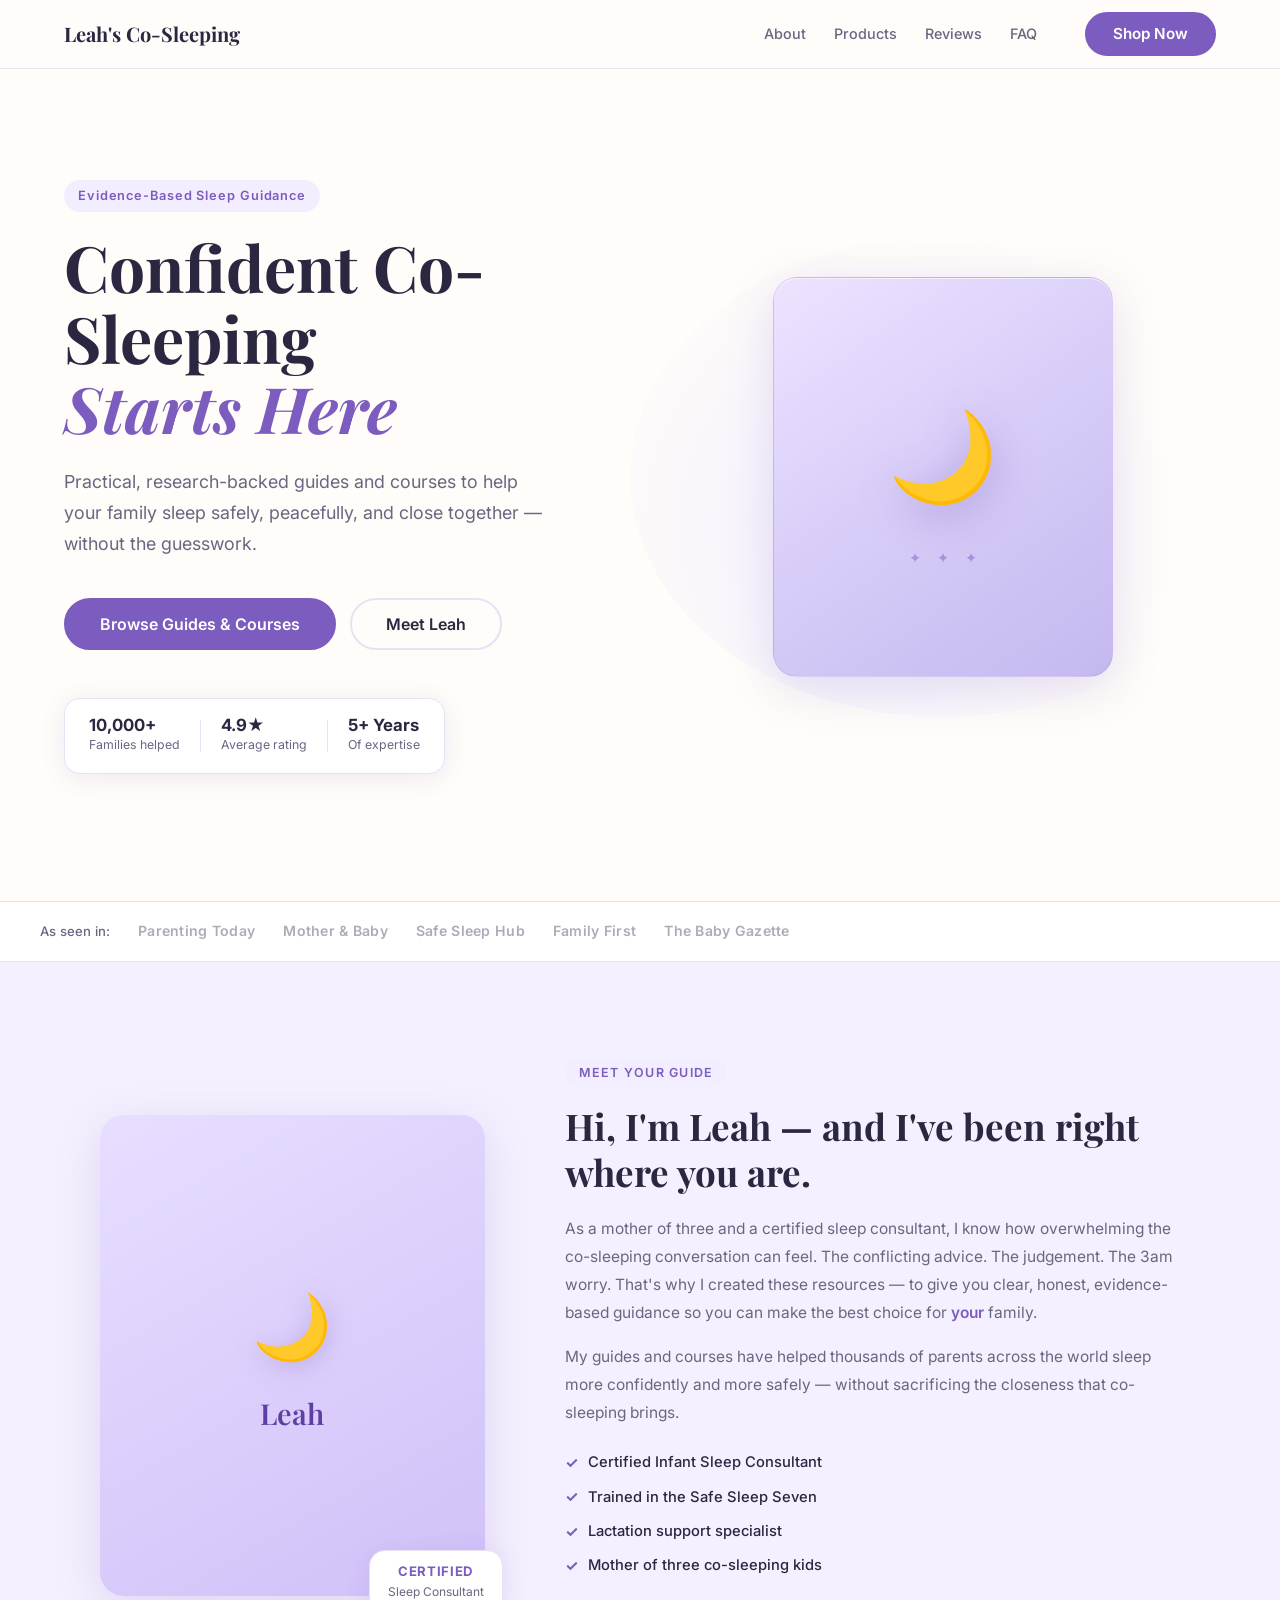
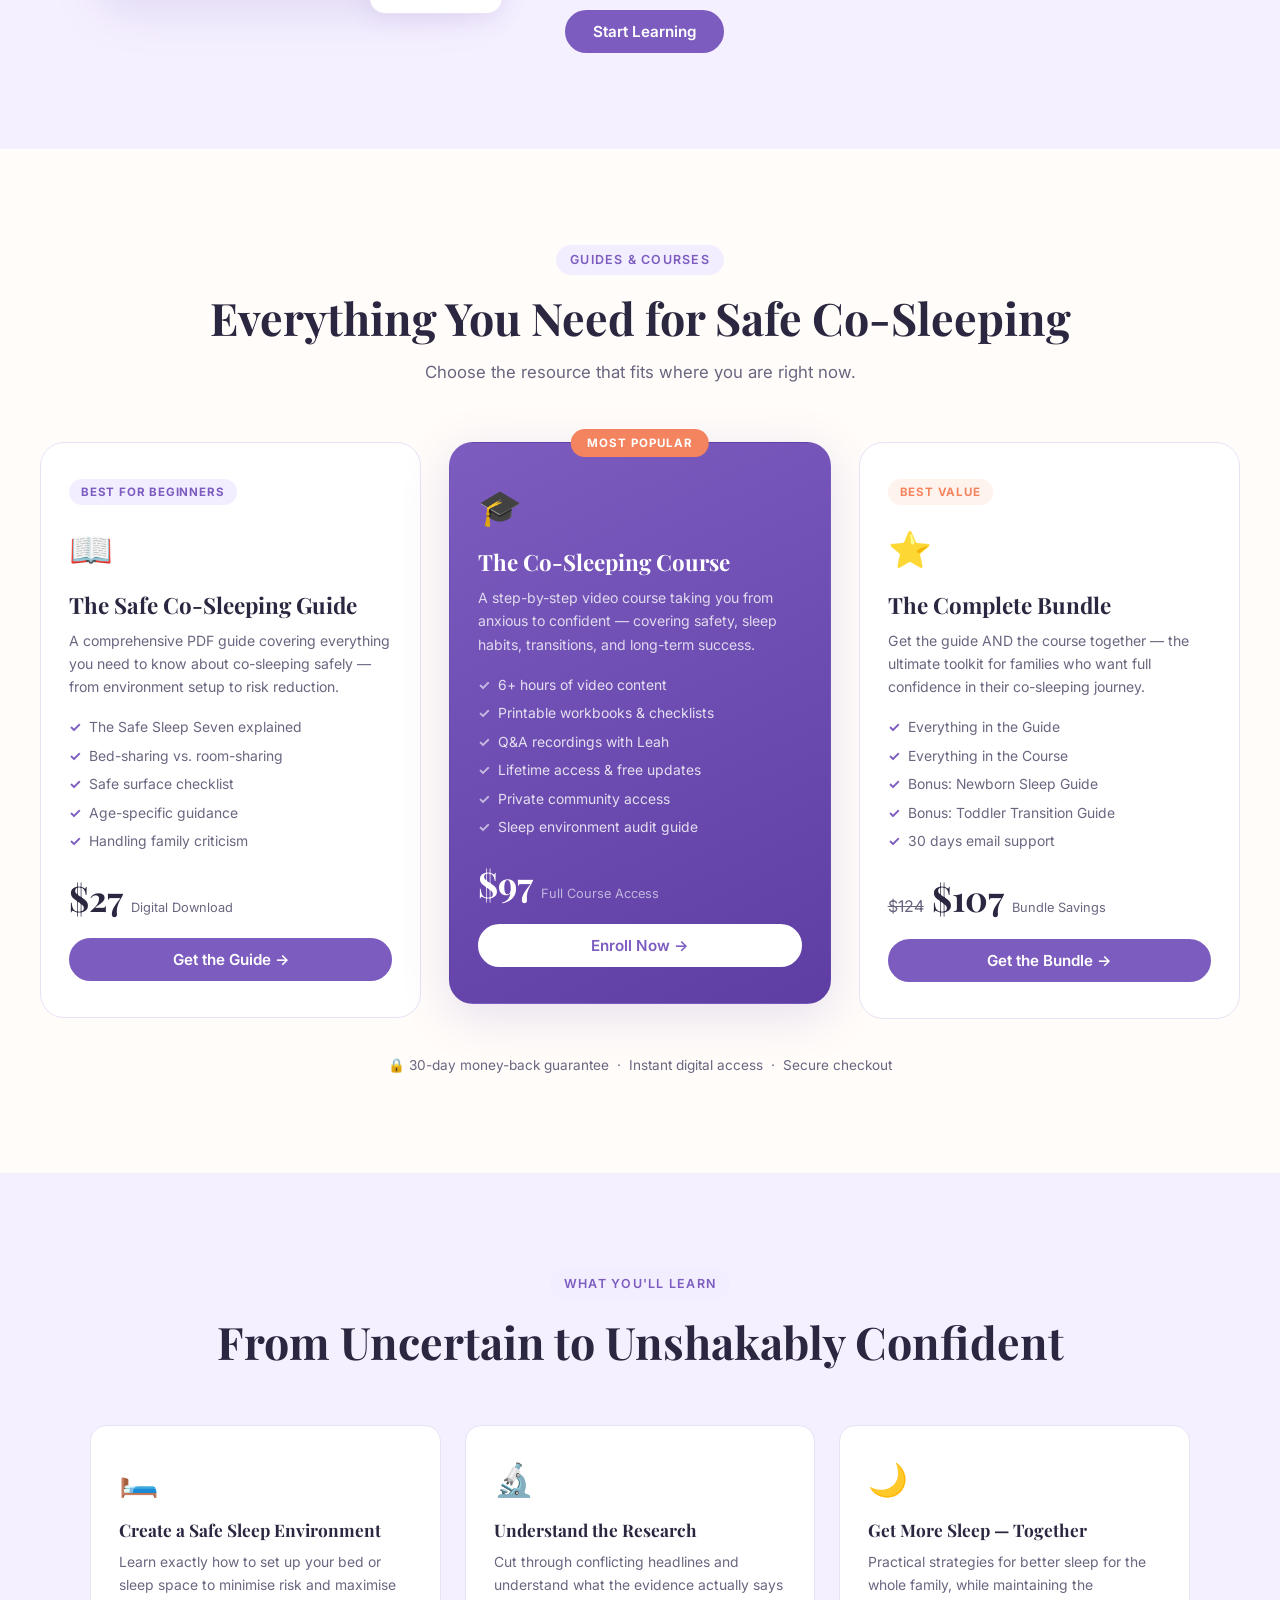
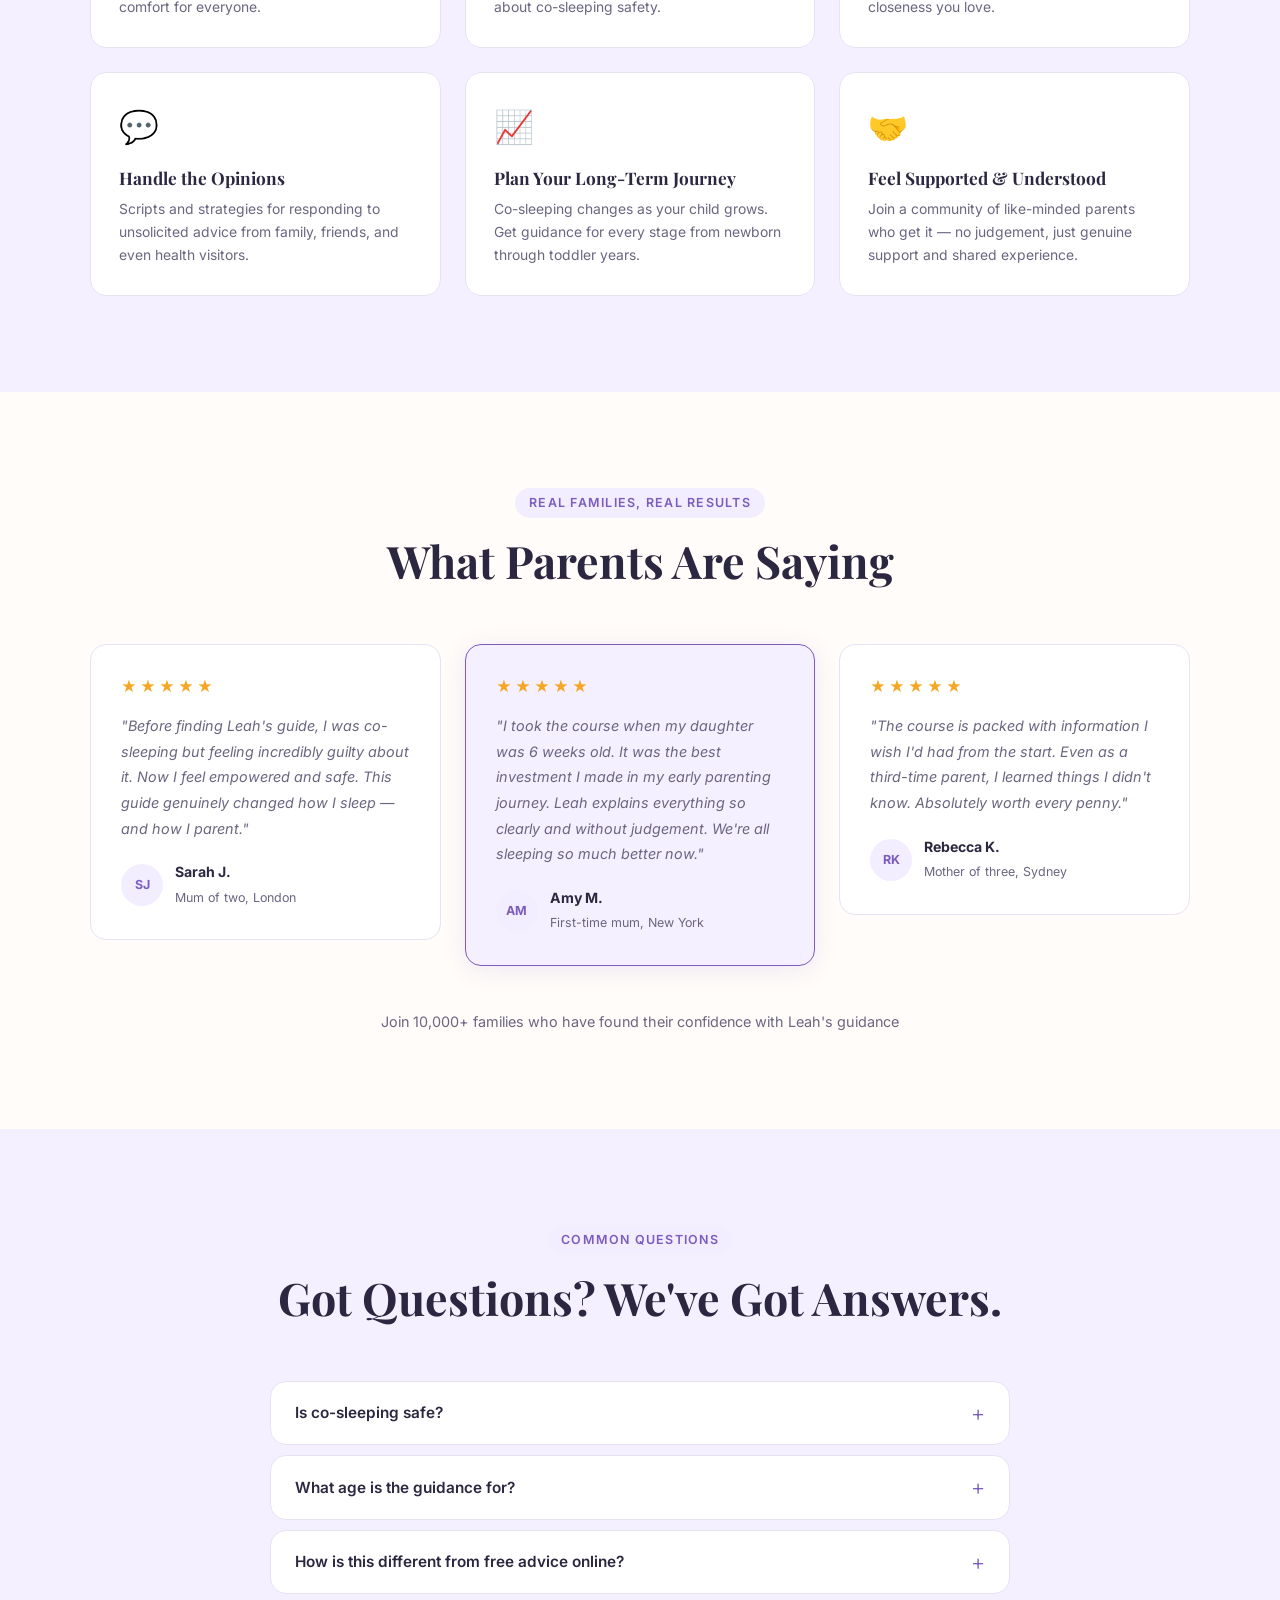
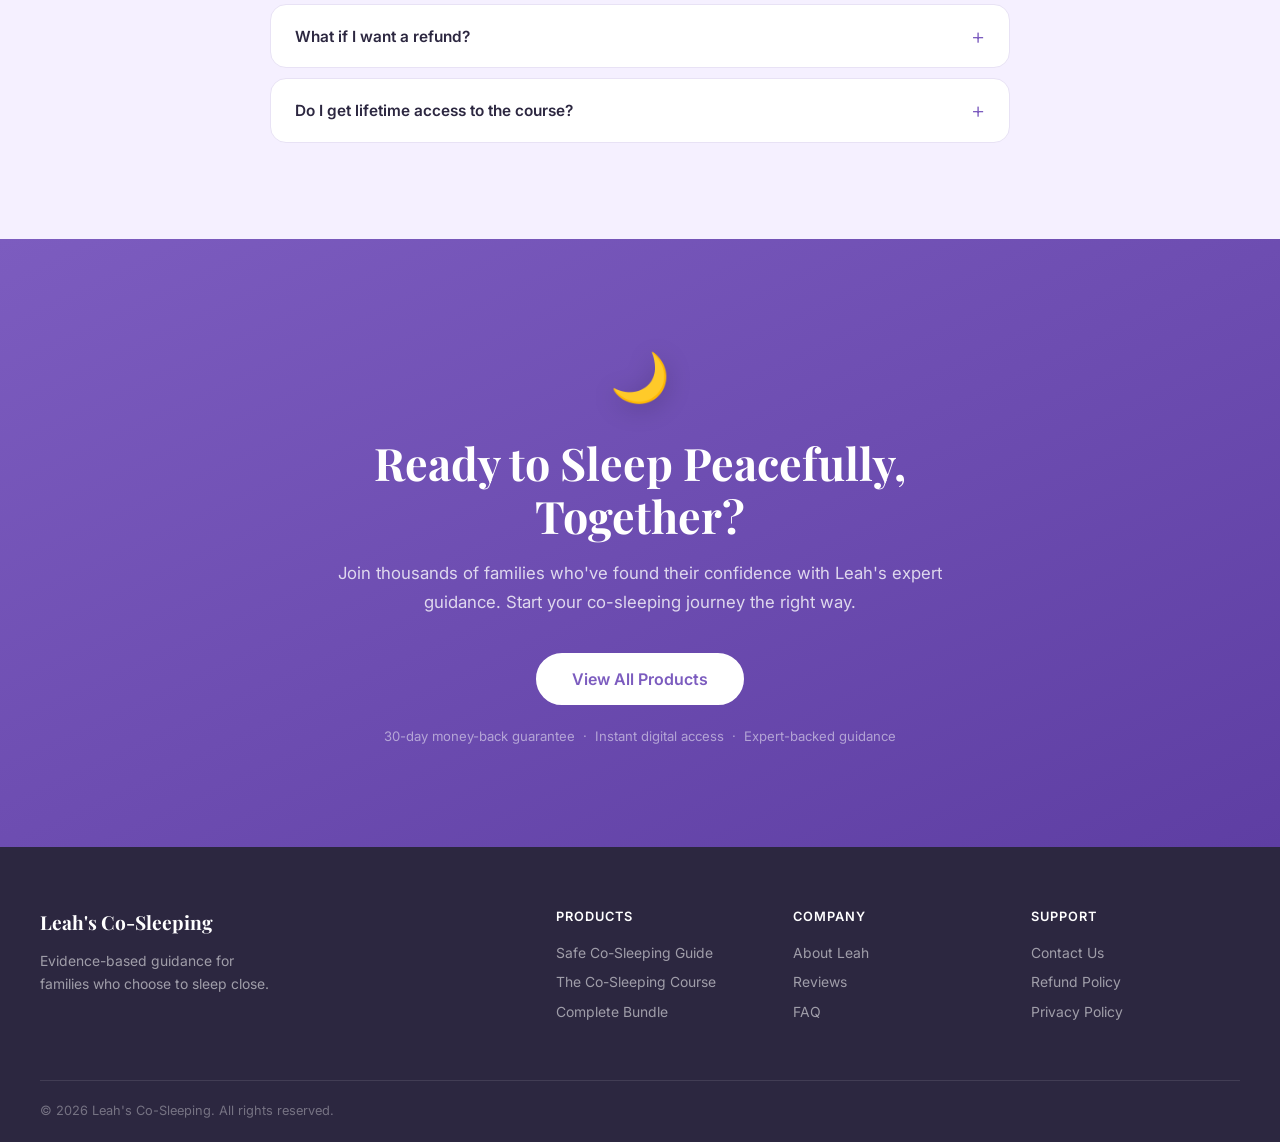
<file: index.html>
<!DOCTYPE html>
<html lang="en">
<head>
    <meta charset="UTF-8">
    <meta name="viewport" content="width=device-width, initial-scale=1.0">
    <title>Leah | Safe Co-Sleeping Guides & Courses</title>
    <meta name="description" content="Evidence-based guides and courses helping families co-sleep safely, confidently, and peacefully. Trusted by 10,000+ parents worldwide.">
    <link rel="preconnect" href="https://fonts.googleapis.com">
    <link rel="preconnect" href="https://fonts.gstatic.com" crossorigin>
    <link href="https://fonts.googleapis.com/css2?family=Playfair+Display:ital,wght@0,400;0,600;0,700;1,400&family=Inter:wght@300;400;500;600&display=swap" rel="stylesheet">
    <link rel="stylesheet" href="styles.css">
</head>
<body>

    <!-- Navigation -->
    <nav class="nav">
        <div class="nav__container">
            <a href="#" class="nav__logo">Leah's Co-Sleeping</a>
            <ul class="nav__links">
                <li><a href="#about">About</a></li>
                <li><a href="#products">Products</a></li>
                <li><a href="#testimonials">Reviews</a></li>
                <li><a href="#faq">FAQ</a></li>
            </ul>
            <a href="#products" class="btn btn--primary nav__cta">Shop Now</a>
            <button class="nav__hamburger" aria-label="Open menu" aria-expanded="false">
                <span></span><span></span><span></span>
            </button>
        </div>
        <div class="nav__mobile-menu" aria-hidden="true">
            <a href="#about">About</a>
            <a href="#products">Products</a>
            <a href="#testimonials">Reviews</a>
            <a href="#faq">FAQ</a>
            <a href="#products" class="btn btn--primary">Shop Now</a>
        </div>
    </nav>

    <!-- Hero -->
    <section class="hero">
        <div class="hero__container">
            <div class="hero__badge">Evidence-Based Sleep Guidance</div>
            <h1 class="hero__title">Confident Co-Sleeping<br><em>Starts Here</em></h1>
            <p class="hero__subtitle">Practical, research-backed guides and courses to help your family sleep safely, peacefully, and close together — without the guesswork.</p>
            <div class="hero__actions">
                <a href="#products" class="btn btn--primary btn--lg">Browse Guides &amp; Courses</a>
                <a href="#about" class="btn btn--ghost btn--lg">Meet Leah</a>
            </div>
            <div class="hero__trust">
                <div class="hero__trust-item">
                    <strong>10,000+</strong>
                    <span>Families helped</span>
                </div>
                <div class="hero__trust-divider"></div>
                <div class="hero__trust-item">
                    <strong>4.9&#9733;</strong>
                    <span>Average rating</span>
                </div>
                <div class="hero__trust-divider"></div>
                <div class="hero__trust-item">
                    <strong>5+ Years</strong>
                    <span>Of expertise</span>
                </div>
            </div>
        </div>
        <div class="hero__visual" aria-hidden="true">
            <div class="hero__blob"></div>
            <div class="hero__image-card">
                <div class="hero__moon">🌙</div>
                <div class="hero__stars">
                    <span>✦</span><span>✦</span><span>✦</span>
                </div>
            </div>
        </div>
    </section>

    <!-- Trust Strip -->
    <div class="trust-strip">
        <div class="trust-strip__container">
            <span>As seen in:</span>
            <div class="trust-strip__logos">
                <span>Parenting Today</span>
                <span>Mother &amp; Baby</span>
                <span>Safe Sleep Hub</span>
                <span>Family First</span>
                <span>The Baby Gazette</span>
            </div>
        </div>
    </div>

    <!-- About -->
    <section id="about" class="about">
        <div class="about__container">
            <div class="about__image-wrap">
                <div class="about__image-placeholder">
                    <span class="about__image-emoji">🌙</span>
                    <span class="about__image-name">Leah</span>
                </div>
                <div class="about__image-badge">
                    <strong>Certified</strong>
                    <span>Sleep Consultant</span>
                </div>
            </div>
            <div class="about__content">
                <div class="section-label">Meet Your Guide</div>
                <h2 class="about__title">Hi, I'm Leah — and I've been right where you are.</h2>
                <p>As a mother of three and a certified sleep consultant, I know how overwhelming the co-sleeping conversation can feel. The conflicting advice. The judgement. The 3am worry. That's why I created these resources — to give you clear, honest, evidence-based guidance so you can make the best choice for <em>your</em> family.</p>
                <p>My guides and courses have helped thousands of parents across the world sleep more confidently and more safely — without sacrificing the closeness that co-sleeping brings.</p>
                <ul class="about__credentials">
                    <li>Certified Infant Sleep Consultant</li>
                    <li>Trained in the Safe Sleep Seven</li>
                    <li>Lactation support specialist</li>
                    <li>Mother of three co-sleeping kids</li>
                </ul>
                <a href="#products" class="btn btn--primary">Start Learning</a>
            </div>
        </div>
    </section>

    <!-- Products -->
    <section id="products" class="products">
        <div class="products__container">
            <div class="section-header">
                <div class="section-label">Guides &amp; Courses</div>
                <h2>Everything You Need for Safe Co-Sleeping</h2>
                <p>Choose the resource that fits where you are right now.</p>
            </div>
            <div class="products__grid">

                <!-- Guide -->
                <div class="product-card">
                    <div class="product-card__top-badge">Best for Beginners</div>
                    <div class="product-card__icon">📖</div>
                    <h3>The Safe Co-Sleeping Guide</h3>
                    <p class="product-card__desc">A comprehensive PDF guide covering everything you need to know about co-sleeping safely — from environment setup to risk reduction.</p>
                    <ul class="product-card__features">
                        <li>The Safe Sleep Seven explained</li>
                        <li>Bed-sharing vs. room-sharing</li>
                        <li>Safe surface checklist</li>
                        <li>Age-specific guidance</li>
                        <li>Handling family criticism</li>
                    </ul>
                    <div class="product-card__price">
                        <span class="product-card__amount">$27</span>
                        <span class="product-card__type">Digital Download</span>
                    </div>
                    <a href="https://leah3.podia.com" class="btn btn--primary btn--full">Get the Guide &rarr;</a>
                </div>

                <!-- Course — Featured -->
                <div class="product-card product-card--featured">
                    <div class="product-card__featured-banner">Most Popular</div>
                    <div class="product-card__icon">🎓</div>
                    <h3>The Co-Sleeping Course</h3>
                    <p class="product-card__desc">A step-by-step video course taking you from anxious to confident — covering safety, sleep habits, transitions, and long-term success.</p>
                    <ul class="product-card__features">
                        <li>6+ hours of video content</li>
                        <li>Printable workbooks &amp; checklists</li>
                        <li>Q&amp;A recordings with Leah</li>
                        <li>Lifetime access &amp; free updates</li>
                        <li>Private community access</li>
                        <li>Sleep environment audit guide</li>
                    </ul>
                    <div class="product-card__price">
                        <span class="product-card__amount">$97</span>
                        <span class="product-card__type">Full Course Access</span>
                    </div>
                    <a href="https://leah3.podia.com" class="btn btn--white btn--full">Enroll Now &rarr;</a>
                </div>

                <!-- Bundle -->
                <div class="product-card">
                    <div class="product-card__top-badge product-card__top-badge--value">Best Value</div>
                    <div class="product-card__icon">⭐</div>
                    <h3>The Complete Bundle</h3>
                    <p class="product-card__desc">Get the guide AND the course together — the ultimate toolkit for families who want full confidence in their co-sleeping journey.</p>
                    <ul class="product-card__features">
                        <li>Everything in the Guide</li>
                        <li>Everything in the Course</li>
                        <li>Bonus: Newborn Sleep Guide</li>
                        <li>Bonus: Toddler Transition Guide</li>
                        <li>30 days email support</li>
                    </ul>
                    <div class="product-card__price">
                        <span class="product-card__original">$124</span>
                        <span class="product-card__amount">$107</span>
                        <span class="product-card__type">Bundle Savings</span>
                    </div>
                    <a href="https://leah3.podia.com" class="btn btn--primary btn--full">Get the Bundle &rarr;</a>
                </div>

            </div>
            <p class="products__guarantee">&#128274; 30-day money-back guarantee &nbsp;&middot;&nbsp; Instant digital access &nbsp;&middot;&nbsp; Secure checkout</p>
        </div>
    </section>

    <!-- Benefits -->
    <section class="benefits">
        <div class="benefits__container">
            <div class="section-header">
                <div class="section-label">What You'll Learn</div>
                <h2>From Uncertain to Unshakably Confident</h2>
            </div>
            <div class="benefits__grid">
                <div class="benefit-item">
                    <div class="benefit-item__icon">🛏️</div>
                    <h3>Create a Safe Sleep Environment</h3>
                    <p>Learn exactly how to set up your bed or sleep space to minimise risk and maximise comfort for everyone.</p>
                </div>
                <div class="benefit-item">
                    <div class="benefit-item__icon">🔬</div>
                    <h3>Understand the Research</h3>
                    <p>Cut through conflicting headlines and understand what the evidence actually says about co-sleeping safety.</p>
                </div>
                <div class="benefit-item">
                    <div class="benefit-item__icon">🌙</div>
                    <h3>Get More Sleep — Together</h3>
                    <p>Practical strategies for better sleep for the whole family, while maintaining the closeness you love.</p>
                </div>
                <div class="benefit-item">
                    <div class="benefit-item__icon">💬</div>
                    <h3>Handle the Opinions</h3>
                    <p>Scripts and strategies for responding to unsolicited advice from family, friends, and even health visitors.</p>
                </div>
                <div class="benefit-item">
                    <div class="benefit-item__icon">📈</div>
                    <h3>Plan Your Long-Term Journey</h3>
                    <p>Co-sleeping changes as your child grows. Get guidance for every stage from newborn through toddler years.</p>
                </div>
                <div class="benefit-item">
                    <div class="benefit-item__icon">🤝</div>
                    <h3>Feel Supported &amp; Understood</h3>
                    <p>Join a community of like-minded parents who get it — no judgement, just genuine support and shared experience.</p>
                </div>
            </div>
        </div>
    </section>

    <!-- Testimonials -->
    <section id="testimonials" class="testimonials">
        <div class="testimonials__container">
            <div class="section-header">
                <div class="section-label">Real Families, Real Results</div>
                <h2>What Parents Are Saying</h2>
            </div>
            <div class="testimonials__grid">
                <div class="testimonial-card">
                    <div class="testimonial-card__stars">&#9733;&#9733;&#9733;&#9733;&#9733;</div>
                    <blockquote>"Before finding Leah's guide, I was co-sleeping but feeling incredibly guilty about it. Now I feel empowered and safe. This guide genuinely changed how I sleep — and how I parent."</blockquote>
                    <div class="testimonial-card__author">
                        <div class="testimonial-card__avatar">SJ</div>
                        <div>
                            <strong>Sarah J.</strong>
                            <span>Mum of two, London</span>
                        </div>
                    </div>
                </div>
                <div class="testimonial-card testimonial-card--featured">
                    <div class="testimonial-card__stars">&#9733;&#9733;&#9733;&#9733;&#9733;</div>
                    <blockquote>"I took the course when my daughter was 6 weeks old. It was the best investment I made in my early parenting journey. Leah explains everything so clearly and without judgement. We're all sleeping so much better now."</blockquote>
                    <div class="testimonial-card__author">
                        <div class="testimonial-card__avatar">AM</div>
                        <div>
                            <strong>Amy M.</strong>
                            <span>First-time mum, New York</span>
                        </div>
                    </div>
                </div>
                <div class="testimonial-card">
                    <div class="testimonial-card__stars">&#9733;&#9733;&#9733;&#9733;&#9733;</div>
                    <blockquote>"The course is packed with information I wish I'd had from the start. Even as a third-time parent, I learned things I didn't know. Absolutely worth every penny."</blockquote>
                    <div class="testimonial-card__author">
                        <div class="testimonial-card__avatar">RK</div>
                        <div>
                            <strong>Rebecca K.</strong>
                            <span>Mother of three, Sydney</span>
                        </div>
                    </div>
                </div>
            </div>
            <p class="testimonials__footer">Join 10,000+ families who have found their confidence with Leah's guidance</p>
        </div>
    </section>

    <!-- FAQ -->
    <section id="faq" class="faq">
        <div class="faq__container">
            <div class="section-header">
                <div class="section-label">Common Questions</div>
                <h2>Got Questions? We've Got Answers.</h2>
            </div>
            <div class="faq__list">
                <div class="faq-item">
                    <button class="faq-item__question" aria-expanded="false">
                        Is co-sleeping safe?
                        <span class="faq-item__icon" aria-hidden="true">+</span>
                    </button>
                    <div class="faq-item__answer" hidden>
                        <p>Co-sleeping can be practiced safely when the right precautions are taken. The research shows that risks can be significantly reduced by following evidence-based guidelines like the Safe Sleep Seven. Leah's guides and courses walk you through exactly how to do this.</p>
                    </div>
                </div>
                <div class="faq-item">
                    <button class="faq-item__question" aria-expanded="false">
                        What age is the guidance for?
                        <span class="faq-item__icon" aria-hidden="true">+</span>
                    </button>
                    <div class="faq-item__answer" hidden>
                        <p>The materials cover co-sleeping from birth through the toddler years. There are specific sections for newborns, older babies, and toddlers — because safe sleep looks different at each stage.</p>
                    </div>
                </div>
                <div class="faq-item">
                    <button class="faq-item__question" aria-expanded="false">
                        How is this different from free advice online?
                        <span class="faq-item__icon" aria-hidden="true">+</span>
                    </button>
                    <div class="faq-item__answer" hidden>
                        <p>Free advice online is often generic, contradictory, or fear-based. Leah's resources are carefully researched, comprehensive, and designed with real families in mind. You get a complete, structured framework — not scattered blog posts — plus Leah's years of hands-on expertise.</p>
                    </div>
                </div>
                <div class="faq-item">
                    <button class="faq-item__question" aria-expanded="false">
                        What if I want a refund?
                        <span class="faq-item__icon" aria-hidden="true">+</span>
                    </button>
                    <div class="faq-item__answer" hidden>
                        <p>All products come with a 30-day money-back guarantee. If you're not satisfied for any reason, simply reach out and we'll process a full refund — no questions asked.</p>
                    </div>
                </div>
                <div class="faq-item">
                    <button class="faq-item__question" aria-expanded="false">
                        Do I get lifetime access to the course?
                        <span class="faq-item__icon" aria-hidden="true">+</span>
                    </button>
                    <div class="faq-item__answer" hidden>
                        <p>Yes! Once you enrol, you have lifetime access to the course materials, including any future updates. You can revisit the content as your child grows and your needs change.</p>
                    </div>
                </div>
            </div>
        </div>
    </section>

    <!-- Final CTA -->
    <section class="final-cta">
        <div class="final-cta__container">
            <div class="final-cta__moon" aria-hidden="true">🌙</div>
            <h2>Ready to Sleep Peacefully, Together?</h2>
            <p>Join thousands of families who've found their confidence with Leah's expert guidance. Start your co-sleeping journey the right way.</p>
            <a href="#products" class="btn btn--white btn--lg">View All Products</a>
            <p class="final-cta__guarantee">30-day money-back guarantee &nbsp;&middot;&nbsp; Instant digital access &nbsp;&middot;&nbsp; Expert-backed guidance</p>
        </div>
    </section>

    <!-- Footer -->
    <footer class="footer">
        <div class="footer__container">
            <div class="footer__brand">
                <a href="#" class="footer__logo">Leah's Co-Sleeping</a>
                <p>Evidence-based guidance for families who choose to sleep close.</p>
            </div>
            <div class="footer__links">
                <div class="footer__col">
                    <h4>Products</h4>
                    <a href="https://leah3.podia.com">Safe Co-Sleeping Guide</a>
                    <a href="https://leah3.podia.com">The Co-Sleeping Course</a>
                    <a href="https://leah3.podia.com">Complete Bundle</a>
                </div>
                <div class="footer__col">
                    <h4>Company</h4>
                    <a href="#about">About Leah</a>
                    <a href="#testimonials">Reviews</a>
                    <a href="#faq">FAQ</a>
                </div>
                <div class="footer__col">
                    <h4>Support</h4>
                    <a href="https://leah3.podia.com">Contact Us</a>
                    <a href="https://leah3.podia.com">Refund Policy</a>
                    <a href="https://leah3.podia.com">Privacy Policy</a>
                </div>
            </div>
        </div>
        <div class="footer__bottom">
            <p>&copy; 2026 Leah's Co-Sleeping. All rights reserved.</p>
        </div>
    </footer>

    <script src="script.js"></script>
</body>
</html>
</file>
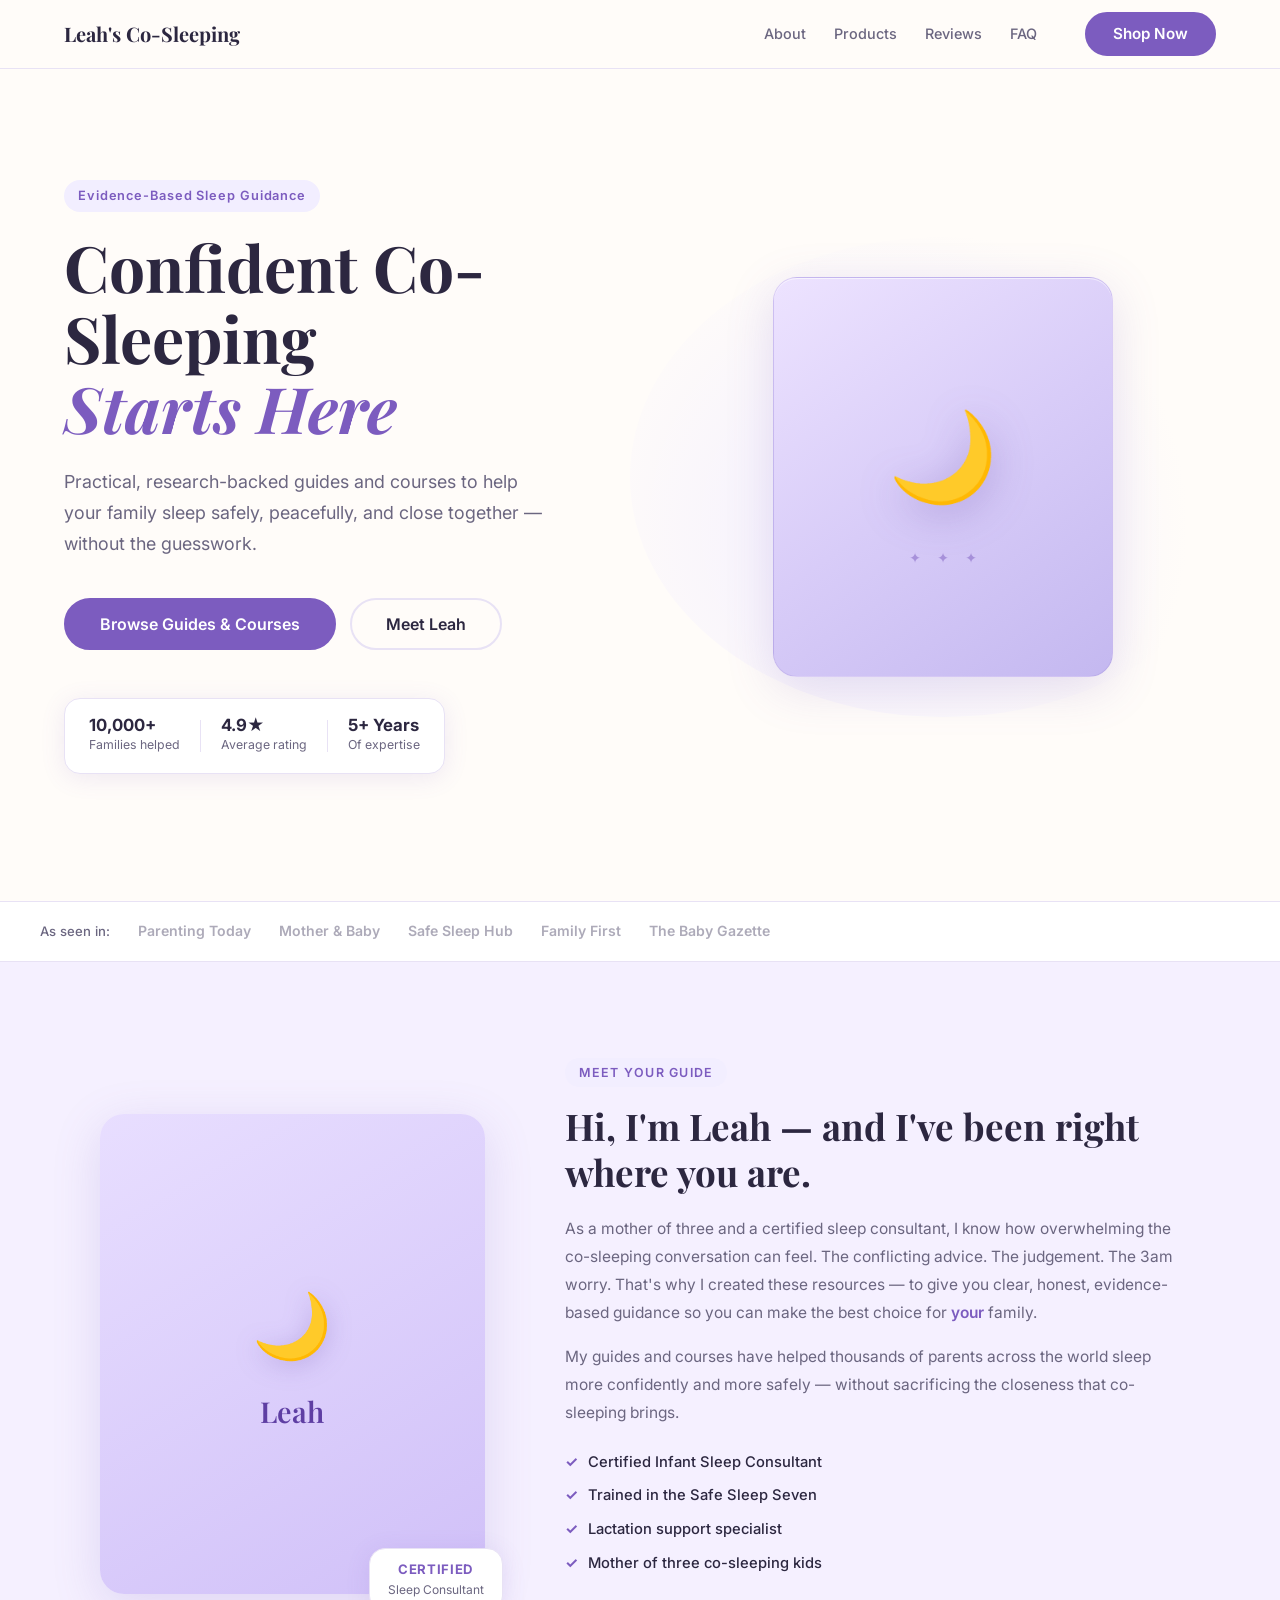
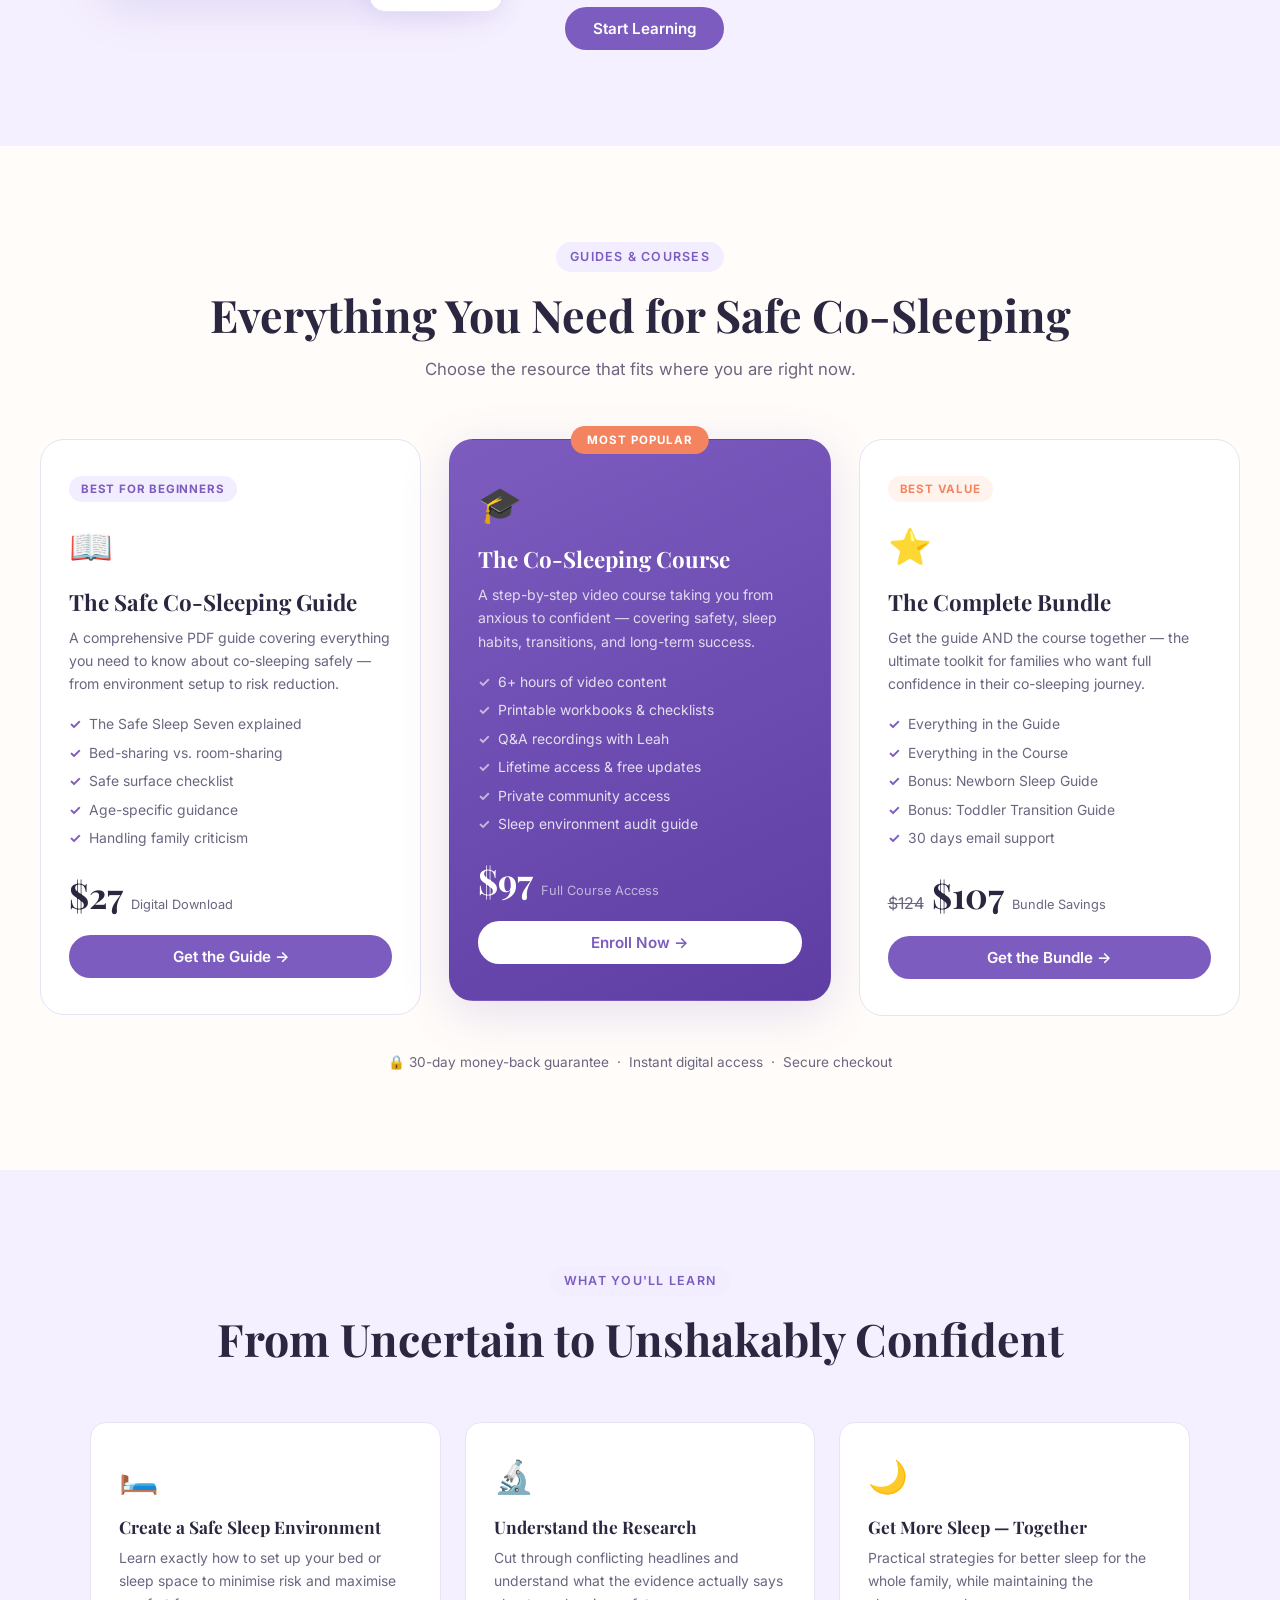
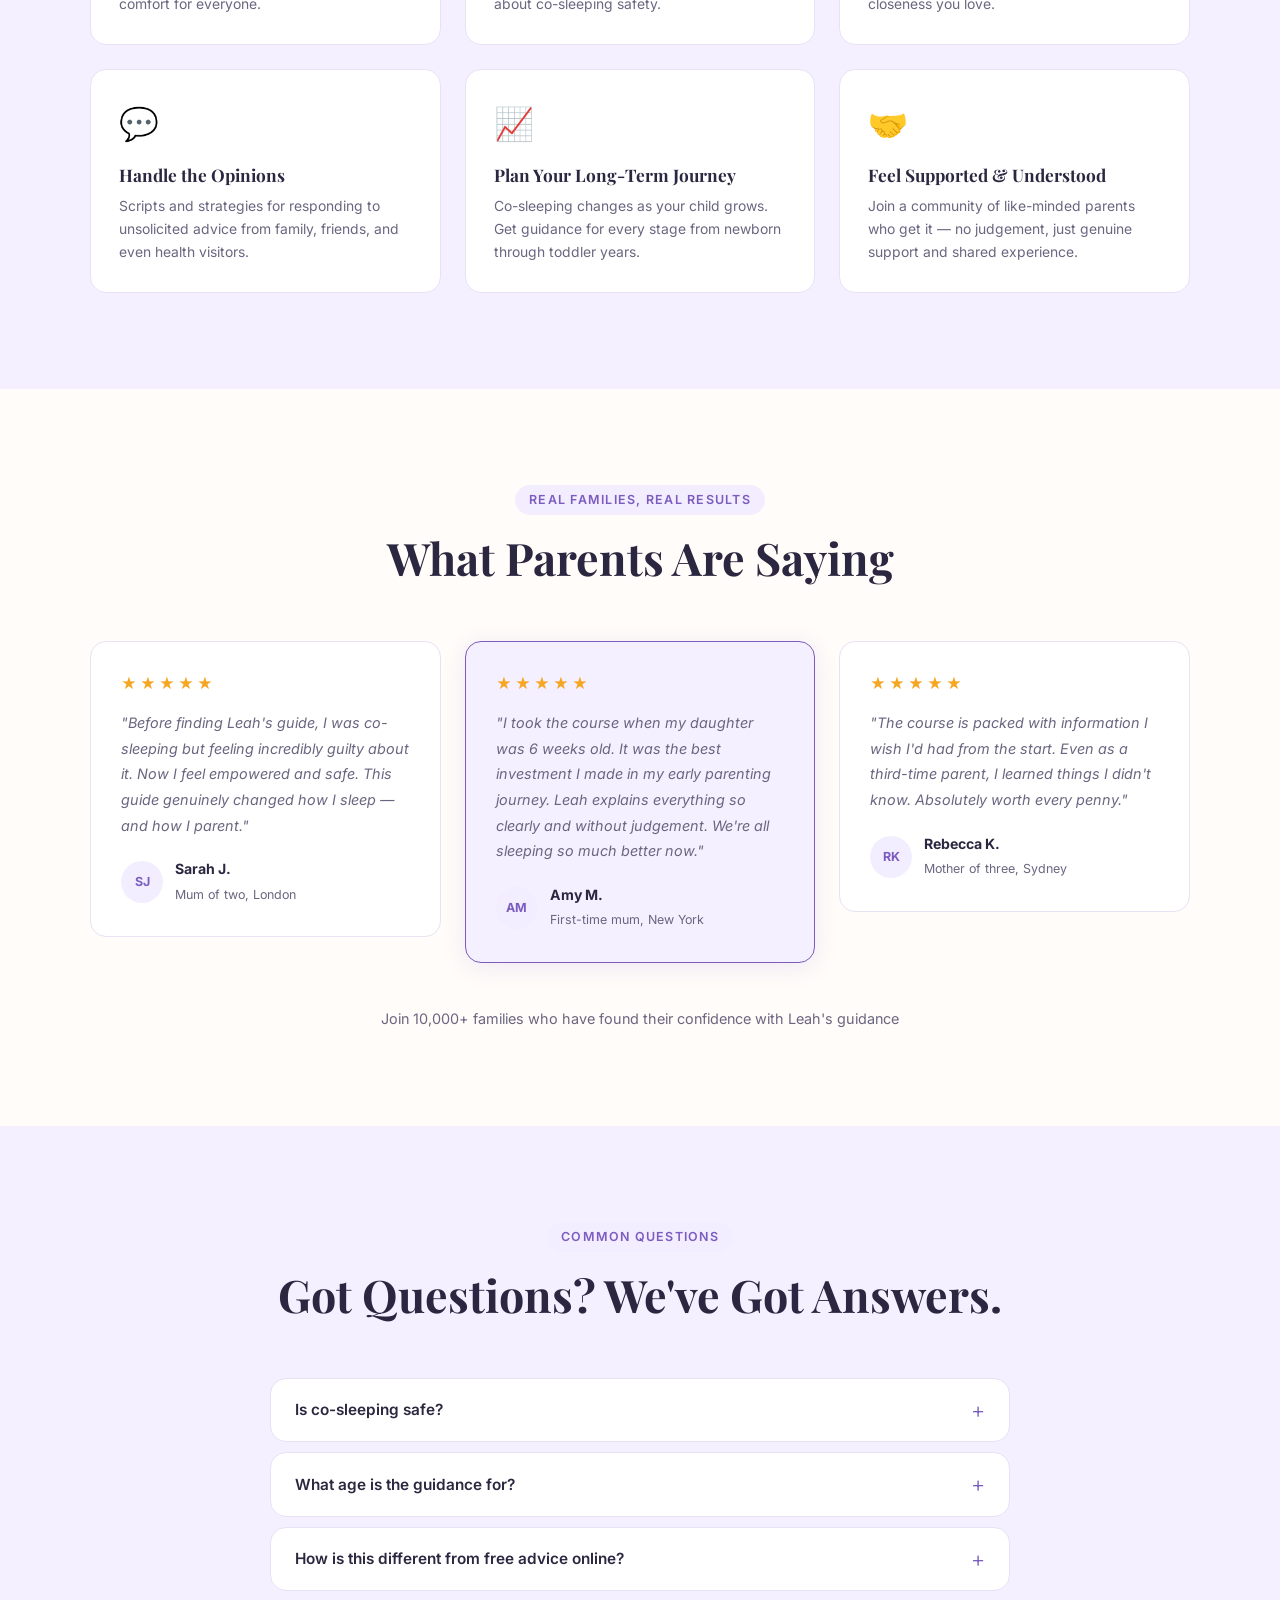
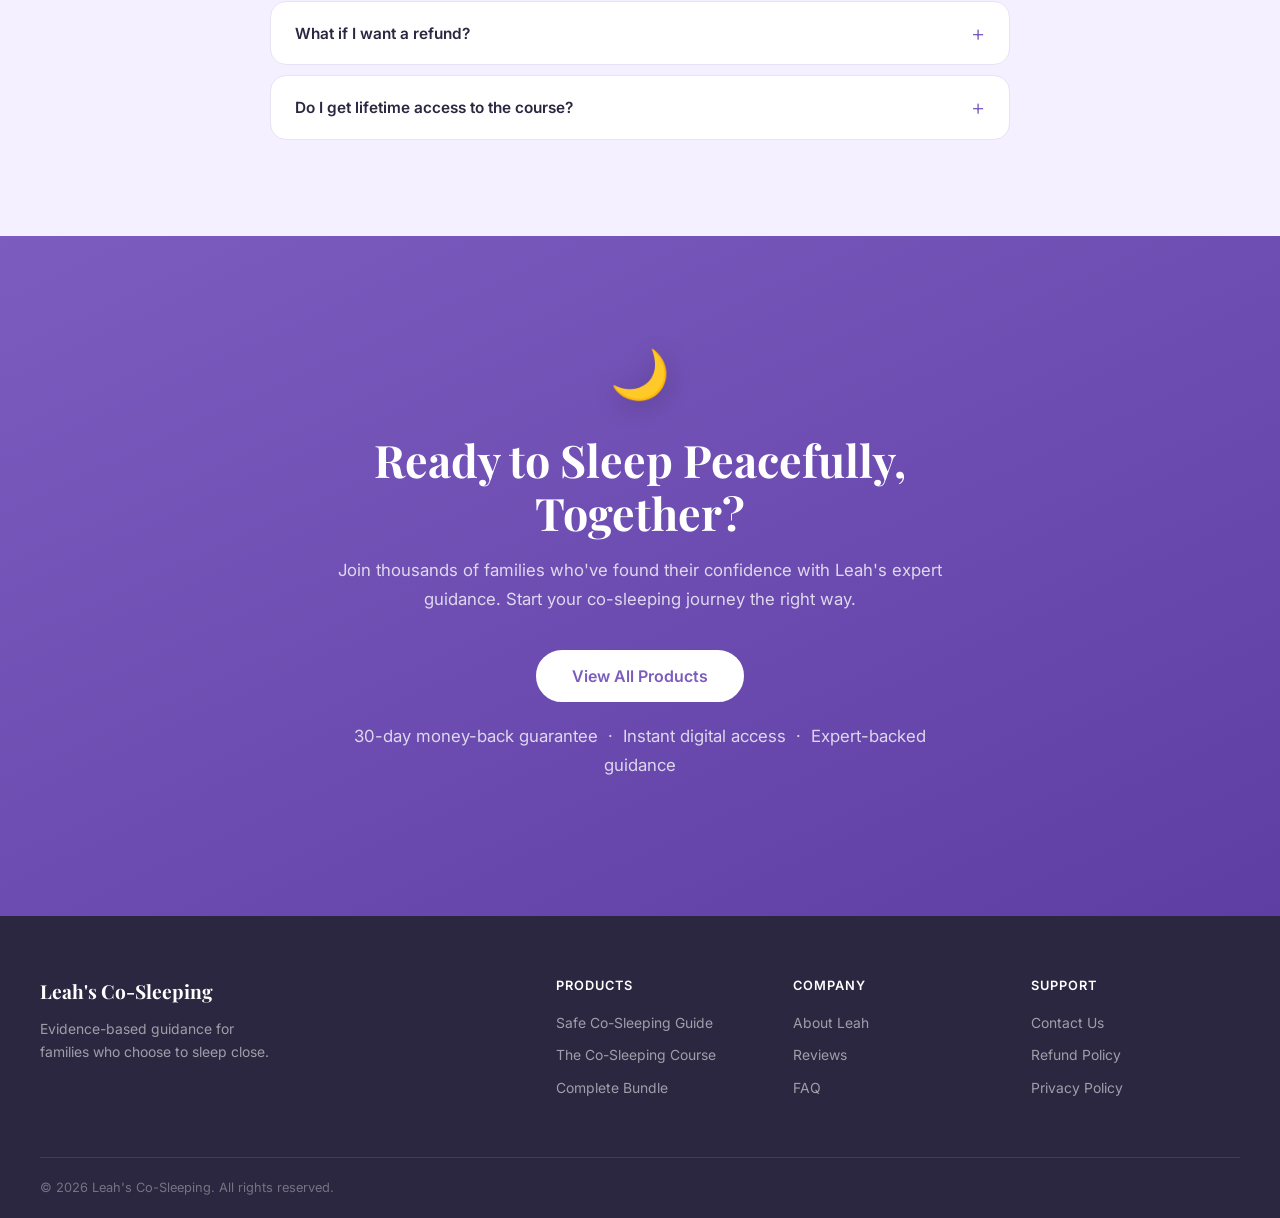
<file: leah-cosleeping.html>
<!DOCTYPE html>
<html lang="en">
<head>
    <meta charset="UTF-8">
    <meta name="viewport" content="width=device-width, initial-scale=1.0">
    <title>Leah | Safe Co-Sleeping Guides & Courses</title>
    <meta name="description" content="Evidence-based guides and courses helping families co-sleep safely, confidently, and peacefully. Trusted by 10,000+ parents worldwide.">
    <link rel="preconnect" href="https://fonts.googleapis.com">
    <link rel="preconnect" href="https://fonts.gstatic.com" crossorigin>
    <link href="https://fonts.googleapis.com/css2?family=Playfair+Display:ital,wght@0,400;0,600;0,700;1,400&family=Inter:wght@300;400;500;600&display=swap" rel="stylesheet">
    <style>
*, *::before, *::after { box-sizing: border-box; margin: 0; padding: 0; }
:root {
    --primary: #7C5CBF; --primary-dark: #5E3EA3; --primary-light: #F2EEFF;
    --accent: #F4845F; --bg: #FFFCF9; --bg-section: #F5F0FF;
    --text: #2C2740; --text-muted: #6B6680; --white: #FFFFFF; --border: #E8E2F5;
    --shadow: 0 4px 24px rgba(124,92,191,0.12); --shadow-lg: 0 12px 48px rgba(124,92,191,0.18);
    --radius: 16px; --radius-sm: 8px; --radius-lg: 24px;
    --font-serif: 'Playfair Display', Georgia, serif;
    --font-sans: 'Inter', system-ui, -apple-system, sans-serif;
}
html { scroll-behavior: smooth; }
body { font-family: var(--font-sans); background-color: var(--bg); color: var(--text); line-height: 1.6; -webkit-font-smoothing: antialiased; }
img { max-width: 100%; display: block; }

.section-label { display: inline-block; background: var(--primary-light); color: var(--primary); font-size: 0.78rem; font-weight: 600; letter-spacing: 0.1em; text-transform: uppercase; padding: 5px 14px; border-radius: 50px; margin-bottom: 16px; }
.section-header { text-align: center; margin-bottom: 56px; }
.section-header h2 { font-family: var(--font-serif); font-size: clamp(2rem,4vw,2.8rem); color: var(--text); line-height: 1.2; margin-bottom: 14px; }
.section-header p { color: var(--text-muted); font-size: 1.05rem; max-width: 520px; margin: 0 auto; }

.btn { display: inline-flex; align-items: center; justify-content: center; gap: 8px; padding: 12px 26px; border-radius: 50px; font-family: var(--font-sans); font-weight: 600; font-size: 0.95rem; text-decoration: none; transition: all 0.2s ease; cursor: pointer; border: 2px solid transparent; white-space: nowrap; line-height: 1; }
.btn--primary { background: var(--primary); color: var(--white); border-color: var(--primary); }
.btn--primary:hover { background: var(--primary-dark); border-color: var(--primary-dark); transform: translateY(-2px); box-shadow: 0 8px 24px rgba(124,92,191,0.35); }
.btn--ghost { background: transparent; color: var(--text); border-color: var(--border); }
.btn--ghost:hover { border-color: var(--primary); color: var(--primary); transform: translateY(-2px); }
.btn--white { background: var(--white); color: var(--primary); border-color: var(--white); }
.btn--white:hover { background: var(--primary-light); transform: translateY(-2px); box-shadow: 0 8px 24px rgba(0,0,0,0.12); }
.btn--lg { padding: 16px 34px; font-size: 1rem; }
.btn--full { width: 100%; }

.nav { position: sticky; top: 0; z-index: 200; background: rgba(255,252,249,0.92); backdrop-filter: blur(16px); -webkit-backdrop-filter: blur(16px); border-bottom: 1px solid var(--border); }
.nav__container { max-width: 1200px; margin: 0 auto; padding: 0 24px; height: 68px; display: flex; align-items: center; gap: 28px; }
.nav__logo { font-family: var(--font-serif); font-size: 1.25rem; font-weight: 700; color: var(--text); text-decoration: none; flex-shrink: 0; white-space: nowrap; }
.nav__links { display: flex; list-style: none; gap: 4px; margin-left: auto; }
.nav__links a { color: var(--text-muted); text-decoration: none; font-size: 0.9rem; font-weight: 500; padding: 7px 12px; border-radius: var(--radius-sm); transition: color 0.2s, background 0.2s; }
.nav__links a:hover { color: var(--primary); background: var(--primary-light); }
.nav__cta { margin-left: 8px; flex-shrink: 0; }
.nav__hamburger { display: none; flex-direction: column; gap: 5px; background: none; border: none; cursor: pointer; padding: 6px; margin-left: auto; border-radius: var(--radius-sm); }
.nav__hamburger span { display: block; width: 22px; height: 2px; background: var(--text); border-radius: 2px; transition: all 0.3s ease; }
.nav__hamburger[aria-expanded="true"] span:nth-child(1) { transform: translateY(7px) rotate(45deg); }
.nav__hamburger[aria-expanded="true"] span:nth-child(2) { opacity: 0; }
.nav__hamburger[aria-expanded="true"] span:nth-child(3) { transform: translateY(-7px) rotate(-45deg); }
.nav__mobile-menu { display: none; flex-direction: column; gap: 4px; padding: 16px 24px 20px; border-top: 1px solid var(--border); background: var(--bg); }
.nav__mobile-menu.is-open { display: flex; }
.nav__mobile-menu a { color: var(--text-muted); text-decoration: none; font-size: 1rem; font-weight: 500; padding: 10px 0; border-bottom: 1px solid var(--border); transition: color 0.2s; }
.nav__mobile-menu a:last-child { border-bottom: none; margin-top: 8px; text-align: center; }
.nav__mobile-menu a:hover { color: var(--primary); }

.hero { max-width: 1200px; margin: 0 auto; padding: 80px 24px 96px; display: grid; grid-template-columns: 1fr 1fr; gap: 60px; align-items: center; min-height: calc(100vh - 68px); }
.hero__badge { display: inline-block; background: var(--primary-light); color: var(--primary); font-size: 0.8rem; font-weight: 600; letter-spacing: 0.07em; padding: 6px 14px; border-radius: 50px; margin-bottom: 20px; }
.hero__title { font-family: var(--font-serif); font-size: clamp(2.6rem,5vw,4rem); line-height: 1.1; color: var(--text); margin-bottom: 22px; }
.hero__title em { color: var(--primary); font-style: italic; }
.hero__subtitle { font-size: 1.12rem; color: var(--text-muted); line-height: 1.75; margin-bottom: 38px; max-width: 480px; }
.hero__actions { display: flex; gap: 14px; flex-wrap: wrap; margin-bottom: 48px; }
.hero__trust { display: inline-flex; align-items: center; gap: 20px; padding: 18px 24px; background: var(--white); border: 1px solid var(--border); border-radius: var(--radius); box-shadow: var(--shadow); }
.hero__trust-item { display: flex; flex-direction: column; gap: 2px; }
.hero__trust-item strong { font-size: 1.05rem; font-weight: 700; color: var(--text); line-height: 1; }
.hero__trust-item span { font-size: 0.77rem; color: var(--text-muted); }
.hero__trust-divider { width: 1px; height: 32px; background: var(--border); flex-shrink: 0; }
.hero__visual { display: flex; align-items: center; justify-content: center; position: relative; }
.hero__blob { position: absolute; inset: -40px; background: radial-gradient(circle at 40% 60%, var(--primary-light) 0%, transparent 65%); border-radius: 50%; z-index: 0; }
.hero__image-card { position: relative; z-index: 1; width: 340px; height: 400px; background: linear-gradient(145deg,#EDE3FF 0%,#D8CCF8 50%,#C4B8F0 100%); border-radius: var(--radius-lg); display: flex; flex-direction: column; align-items: center; justify-content: center; gap: 20px; box-shadow: var(--shadow-lg), inset 0 1px 0 rgba(255,255,255,0.6); border: 1px solid rgba(124,92,191,0.15); }
.hero__moon { font-size: 5.5rem; filter: drop-shadow(0 8px 20px rgba(94,62,163,0.3)); animation: float 5s ease-in-out infinite; }
.hero__stars { display: flex; gap: 16px; color: var(--primary); opacity: 0.5; font-size: 0.9rem; animation: float 5s ease-in-out infinite; animation-delay: 0.5s; }
@keyframes float { 0%,100% { transform: translateY(0); } 50% { transform: translateY(-12px); } }

.trust-strip { background: var(--white); border-top: 1px solid var(--border); border-bottom: 1px solid var(--border); padding: 18px 24px; }
.trust-strip__container { max-width: 1200px; margin: 0 auto; display: flex; align-items: center; gap: 28px; flex-wrap: wrap; }
.trust-strip__container > span { font-size: 0.82rem; color: var(--text-muted); font-weight: 500; white-space: nowrap; flex-shrink: 0; }
.trust-strip__logos { display: flex; gap: 28px; flex-wrap: wrap; }
.trust-strip__logos span { font-size: 0.88rem; color: var(--text-muted); font-weight: 600; opacity: 0.55; }

.about { padding: 96px 24px; background: var(--bg-section); }
.about__container { max-width: 1080px; margin: 0 auto; display: grid; grid-template-columns: 1fr 1.6fr; gap: 80px; align-items: center; }
.about__image-wrap { position: relative; }
.about__image-placeholder { width: 100%; aspect-ratio: 4/5; background: linear-gradient(150deg,#E8DEFF 0%,#D0C0F8 100%); border-radius: var(--radius-lg); display: flex; flex-direction: column; align-items: center; justify-content: center; gap: 12px; box-shadow: var(--shadow-lg); }
.about__image-emoji { font-size: 4rem; filter: drop-shadow(0 4px 12px rgba(94,62,163,0.25)); }
.about__image-name { font-family: var(--font-serif); font-size: 1.8rem; font-weight: 600; color: var(--primary-dark); }
.about__image-badge { position: absolute; bottom: -18px; right: -18px; background: var(--white); border: 1px solid var(--border); border-radius: var(--radius); padding: 12px 18px; box-shadow: var(--shadow); text-align: center; line-height: 1.3; }
.about__image-badge strong { display: block; font-size: 0.82rem; color: var(--primary); font-weight: 700; letter-spacing: 0.05em; text-transform: uppercase; }
.about__image-badge span { font-size: 0.75rem; color: var(--text-muted); }
.about__title { font-family: var(--font-serif); font-size: clamp(1.8rem,3vw,2.3rem); line-height: 1.25; margin-bottom: 20px; color: var(--text); }
.about__content p { color: var(--text-muted); line-height: 1.8; margin-bottom: 16px; font-size: 0.97rem; }
.about__content p em { color: var(--primary); font-style: normal; font-weight: 600; }
.about__credentials { list-style: none; margin: 24px 0 32px; display: flex; flex-direction: column; gap: 10px; }
.about__credentials li { display: flex; align-items: center; gap: 10px; font-size: 0.92rem; color: var(--text); font-weight: 500; }
.about__credentials li::before { content: '✓'; color: var(--primary); font-weight: 700; flex-shrink: 0; }

.products { padding: 96px 24px; }
.products__container { max-width: 1200px; margin: 0 auto; }
.products__grid { display: grid; grid-template-columns: repeat(3,1fr); gap: 28px; align-items: start; }
.product-card { background: var(--white); border: 1px solid var(--border); border-radius: var(--radius-lg); padding: 36px 28px; display: flex; flex-direction: column; position: relative; transition: box-shadow 0.3s, transform 0.3s; }
.product-card:hover { box-shadow: var(--shadow-lg); transform: translateY(-5px); }
.product-card--featured { background: linear-gradient(155deg,var(--primary) 0%,var(--primary-dark) 100%); border-color: transparent; transform: scale(1.04); box-shadow: var(--shadow-lg); }
.product-card--featured:hover { transform: scale(1.04) translateY(-5px); box-shadow: 0 20px 60px rgba(94,62,163,0.35); }
.product-card__featured-banner { position: absolute; top: -14px; left: 50%; transform: translateX(-50%); background: var(--accent); color: var(--white); font-size: 0.72rem; font-weight: 700; letter-spacing: 0.09em; text-transform: uppercase; padding: 5px 16px; border-radius: 50px; white-space: nowrap; }
.product-card__top-badge { display: inline-block; background: var(--primary-light); color: var(--primary); font-size: 0.72rem; font-weight: 700; letter-spacing: 0.07em; text-transform: uppercase; padding: 4px 12px; border-radius: 50px; margin-bottom: 16px; width: fit-content; }
.product-card__top-badge--value { background: #FFF3EE; color: var(--accent); }
.product-card__icon { font-size: 2.2rem; margin-bottom: 14px; display: block; }
.product-card h3 { font-family: var(--font-serif); font-size: 1.4rem; margin-bottom: 10px; color: var(--text); line-height: 1.2; }
.product-card--featured h3 { color: var(--white); }
.product-card__desc { font-size: 0.88rem; color: var(--text-muted); line-height: 1.65; margin-bottom: 20px; }
.product-card--featured .product-card__desc { color: rgba(255,255,255,0.78); }
.product-card__features { list-style: none; display: flex; flex-direction: column; gap: 9px; margin-bottom: 28px; flex: 1; }
.product-card__features li { font-size: 0.87rem; color: var(--text-muted); padding-left: 20px; position: relative; line-height: 1.4; }
.product-card__features li::before { content: '✓'; position: absolute; left: 0; color: var(--primary); font-weight: 700; }
.product-card--featured .product-card__features li { color: rgba(255,255,255,0.82); }
.product-card--featured .product-card__features li::before { color: rgba(255,255,255,0.6); }
.product-card__price { display: flex; align-items: baseline; gap: 8px; margin-bottom: 20px; flex-wrap: wrap; }
.product-card__amount { font-family: var(--font-serif); font-size: 2.2rem; font-weight: 700; color: var(--text); line-height: 1; }
.product-card--featured .product-card__amount { color: var(--white); }
.product-card__original { font-size: 1rem; color: var(--text-muted); text-decoration: line-through; }
.product-card__type { font-size: 0.8rem; color: var(--text-muted); }
.product-card--featured .product-card__type { color: rgba(255,255,255,0.6); }
.products__guarantee { text-align: center; margin-top: 36px; font-size: 0.85rem; color: var(--text-muted); }

.benefits { padding: 96px 24px; background: var(--bg-section); }
.benefits__container { max-width: 1100px; margin: 0 auto; }
.benefits__grid { display: grid; grid-template-columns: repeat(3,1fr); gap: 24px; }
.benefit-item { background: var(--white); border: 1px solid var(--border); border-radius: var(--radius); padding: 28px; transition: box-shadow 0.3s, transform 0.3s; }
.benefit-item:hover { box-shadow: var(--shadow); transform: translateY(-3px); }
.benefit-item__icon { font-size: 2rem; margin-bottom: 14px; display: block; }
.benefit-item h3 { font-family: var(--font-serif); font-size: 1.08rem; margin-bottom: 9px; color: var(--text); line-height: 1.3; }
.benefit-item p { font-size: 0.87rem; color: var(--text-muted); line-height: 1.65; }

.testimonials { padding: 96px 24px; }
.testimonials__container { max-width: 1100px; margin: 0 auto; }
.testimonials__grid { display: grid; grid-template-columns: repeat(3,1fr); gap: 24px; align-items: start; }
.testimonial-card { background: var(--white); border: 1px solid var(--border); border-radius: var(--radius); padding: 30px; }
.testimonial-card--featured { background: var(--bg-section); border-color: var(--primary); box-shadow: var(--shadow); }
.testimonial-card__stars { color: #F5A623; font-size: 0.95rem; letter-spacing: 3px; margin-bottom: 14px; }
.testimonial-card blockquote { font-size: 0.9rem; color: var(--text-muted); line-height: 1.78; font-style: italic; margin-bottom: 20px; border: none; padding: 0; }
.testimonial-card__author { display: flex; align-items: center; gap: 12px; }
.testimonial-card__avatar { width: 42px; height: 42px; border-radius: 50%; background: var(--primary-light); color: var(--primary); font-size: 0.78rem; font-weight: 700; display: flex; align-items: center; justify-content: center; flex-shrink: 0; }
.testimonial-card__author strong { display: block; font-size: 0.88rem; color: var(--text); }
.testimonial-card__author span { font-size: 0.78rem; color: var(--text-muted); }
.testimonials__footer { text-align: center; margin-top: 44px; font-size: 0.9rem; color: var(--text-muted); }

.faq { padding: 96px 24px; background: var(--bg-section); }
.faq__container { max-width: 740px; margin: 0 auto; }
.faq__list { display: flex; flex-direction: column; gap: 10px; }
.faq-item { background: var(--white); border: 1px solid var(--border); border-radius: var(--radius); overflow: hidden; transition: box-shadow 0.2s; }
.faq-item.is-open { box-shadow: var(--shadow); border-color: var(--primary); }
.faq-item__question { width: 100%; display: flex; align-items: center; justify-content: space-between; gap: 16px; padding: 20px 24px; background: none; border: none; cursor: pointer; font-family: var(--font-sans); font-size: 0.96rem; font-weight: 600; color: var(--text); text-align: left; transition: color 0.2s; }
.faq-item__question:hover { color: var(--primary); }
.faq-item__icon { font-size: 1.4rem; font-weight: 300; color: var(--primary); transition: transform 0.3s ease; flex-shrink: 0; line-height: 1; }
.faq-item.is-open .faq-item__icon { transform: rotate(45deg); }
.faq-item__answer { display: none; padding: 0 24px 20px; }
.faq-item.is-open .faq-item__answer { display: block; }
.faq-item__answer p { font-size: 0.9rem; color: var(--text-muted); line-height: 1.75; }

.final-cta { background: linear-gradient(155deg,var(--primary) 0%,var(--primary-dark) 100%); padding: 100px 24px; text-align: center; }
.final-cta__container { max-width: 640px; margin: 0 auto; }
.final-cta__moon { font-size: 3rem; margin-bottom: 20px; filter: drop-shadow(0 4px 12px rgba(0,0,0,0.2)); animation: float 5s ease-in-out infinite; }
.final-cta h2 { font-family: var(--font-serif); font-size: clamp(2rem,4vw,2.8rem); color: var(--white); margin-bottom: 16px; line-height: 1.2; }
.final-cta p { color: rgba(255,255,255,0.78); font-size: 1.05rem; line-height: 1.72; margin-bottom: 36px; }
.final-cta__guarantee { margin-top: 20px; margin-bottom: 0; font-size: 0.82rem; color: rgba(255,255,255,0.5); }

.footer { background: var(--text); padding: 60px 24px 0; }
.footer__container { max-width: 1200px; margin: 0 auto; display: grid; grid-template-columns: 2fr 3fr; gap: 60px; padding-bottom: 48px; border-bottom: 1px solid rgba(255,255,255,0.1); }
.footer__logo { font-family: var(--font-serif); font-size: 1.2rem; font-weight: 700; color: var(--white); text-decoration: none; display: block; margin-bottom: 12px; }
.footer__brand p { font-size: 0.87rem; color: rgba(255,255,255,0.55); line-height: 1.65; max-width: 240px; }
.footer__links { display: grid; grid-template-columns: repeat(3,1fr); gap: 28px; }
.footer__col h4 { color: var(--white); font-size: 0.8rem; font-weight: 600; letter-spacing: 0.08em; text-transform: uppercase; margin-bottom: 16px; }
.footer__col a { display: block; color: rgba(255,255,255,0.55); text-decoration: none; font-size: 0.87rem; margin-bottom: 10px; transition: color 0.2s; }
.footer__col a:hover { color: var(--white); }
.footer__bottom { max-width: 1200px; margin: 0 auto; padding: 20px 0; font-size: 0.8rem; color: rgba(255,255,255,0.35); }

@media (max-width: 960px) {
    .nav__links, .nav__cta { display: none; }
    .nav__hamburger { display: flex; }
    .hero { grid-template-columns: 1fr; min-height: auto; padding: 60px 24px 80px; text-align: center; }
    .hero__subtitle, .hero__actions, .hero__trust { margin-left: auto; margin-right: auto; }
    .hero__actions { justify-content: center; }
    .hero__visual { display: none; }
    .about__container { grid-template-columns: 1fr; gap: 48px; }
    .about__image-wrap { max-width: 300px; margin: 0 auto; }
    .products__grid { grid-template-columns: 1fr; max-width: 480px; margin: 0 auto; }
    .product-card--featured { transform: scale(1); order: -1; }
    .product-card--featured:hover { transform: translateY(-5px); }
    .benefits__grid { grid-template-columns: repeat(2,1fr); }
    .testimonials__grid { grid-template-columns: 1fr; max-width: 520px; margin: 0 auto; }
    .footer__container { grid-template-columns: 1fr; gap: 40px; }
    .footer__brand p { max-width: 100%; }
}
@media (max-width: 600px) {
    .benefits__grid { grid-template-columns: 1fr; }
    .footer__links { grid-template-columns: 1fr 1fr; }
    .hero__trust { flex-wrap: wrap; gap: 16px; }
    .hero__trust-divider { display: none; }
    .hero__title { font-size: 2.4rem; }
    .about__container { text-align: center; }
    .about__credentials li { justify-content: center; }
    .about__content .btn { width: 100%; justify-content: center; }
}

.animate-on-scroll { opacity: 0; transform: translateY(20px); transition: opacity 0.5s ease, transform 0.5s ease; }
.animate-on-scroll.visible { opacity: 1; transform: translateY(0); }
    </style>
</head>
<body>

    <nav class="nav">
        <div class="nav__container">
            <a href="#" class="nav__logo">Leah's Co-Sleeping</a>
            <ul class="nav__links">
                <li><a href="#about">About</a></li>
                <li><a href="#products">Products</a></li>
                <li><a href="#testimonials">Reviews</a></li>
                <li><a href="#faq">FAQ</a></li>
            </ul>
            <a href="#products" class="btn btn--primary nav__cta">Shop Now</a>
            <button class="nav__hamburger" aria-label="Open menu" aria-expanded="false">
                <span></span><span></span><span></span>
            </button>
        </div>
        <div class="nav__mobile-menu" aria-hidden="true">
            <a href="#about">About</a>
            <a href="#products">Products</a>
            <a href="#testimonials">Reviews</a>
            <a href="#faq">FAQ</a>
            <a href="#products" class="btn btn--primary">Shop Now</a>
        </div>
    </nav>

    <section class="hero">
        <div class="hero__container">
            <div class="hero__badge">Evidence-Based Sleep Guidance</div>
            <h1 class="hero__title">Confident Co-Sleeping<br><em>Starts Here</em></h1>
            <p class="hero__subtitle">Practical, research-backed guides and courses to help your family sleep safely, peacefully, and close together — without the guesswork.</p>
            <div class="hero__actions">
                <a href="#products" class="btn btn--primary btn--lg">Browse Guides &amp; Courses</a>
                <a href="#about" class="btn btn--ghost btn--lg">Meet Leah</a>
            </div>
            <div class="hero__trust">
                <div class="hero__trust-item"><strong>10,000+</strong><span>Families helped</span></div>
                <div class="hero__trust-divider"></div>
                <div class="hero__trust-item"><strong>4.9&#9733;</strong><span>Average rating</span></div>
                <div class="hero__trust-divider"></div>
                <div class="hero__trust-item"><strong>5+ Years</strong><span>Of expertise</span></div>
            </div>
        </div>
        <div class="hero__visual" aria-hidden="true">
            <div class="hero__blob"></div>
            <div class="hero__image-card">
                <div class="hero__moon">🌙</div>
                <div class="hero__stars"><span>✦</span><span>✦</span><span>✦</span></div>
            </div>
        </div>
    </section>

    <div class="trust-strip">
        <div class="trust-strip__container">
            <span>As seen in:</span>
            <div class="trust-strip__logos">
                <span>Parenting Today</span><span>Mother &amp; Baby</span>
                <span>Safe Sleep Hub</span><span>Family First</span><span>The Baby Gazette</span>
            </div>
        </div>
    </div>

    <section id="about" class="about">
        <div class="about__container">
            <div class="about__image-wrap">
                <div class="about__image-placeholder">
                    <span class="about__image-emoji">🌙</span>
                    <span class="about__image-name">Leah</span>
                </div>
                <div class="about__image-badge"><strong>Certified</strong><span>Sleep Consultant</span></div>
            </div>
            <div class="about__content">
                <div class="section-label">Meet Your Guide</div>
                <h2 class="about__title">Hi, I'm Leah — and I've been right where you are.</h2>
                <p>As a mother of three and a certified sleep consultant, I know how overwhelming the co-sleeping conversation can feel. The conflicting advice. The judgement. The 3am worry. That's why I created these resources — to give you clear, honest, evidence-based guidance so you can make the best choice for <em>your</em> family.</p>
                <p>My guides and courses have helped thousands of parents across the world sleep more confidently and more safely — without sacrificing the closeness that co-sleeping brings.</p>
                <ul class="about__credentials">
                    <li>Certified Infant Sleep Consultant</li>
                    <li>Trained in the Safe Sleep Seven</li>
                    <li>Lactation support specialist</li>
                    <li>Mother of three co-sleeping kids</li>
                </ul>
                <a href="#products" class="btn btn--primary">Start Learning</a>
            </div>
        </div>
    </section>

    <section id="products" class="products">
        <div class="products__container">
            <div class="section-header">
                <div class="section-label">Guides &amp; Courses</div>
                <h2>Everything You Need for Safe Co-Sleeping</h2>
                <p>Choose the resource that fits where you are right now.</p>
            </div>
            <div class="products__grid">
                <div class="product-card">
                    <div class="product-card__top-badge">Best for Beginners</div>
                    <div class="product-card__icon">📖</div>
                    <h3>The Safe Co-Sleeping Guide</h3>
                    <p class="product-card__desc">A comprehensive PDF guide covering everything you need to know about co-sleeping safely — from environment setup to risk reduction.</p>
                    <ul class="product-card__features">
                        <li>The Safe Sleep Seven explained</li>
                        <li>Bed-sharing vs. room-sharing</li>
                        <li>Safe surface checklist</li>
                        <li>Age-specific guidance</li>
                        <li>Handling family criticism</li>
                    </ul>
                    <div class="product-card__price">
                        <span class="product-card__amount">$27</span>
                        <span class="product-card__type">Digital Download</span>
                    </div>
                    <a href="https://leah3.podia.com" class="btn btn--primary btn--full">Get the Guide &rarr;</a>
                </div>
                <div class="product-card product-card--featured">
                    <div class="product-card__featured-banner">Most Popular</div>
                    <div class="product-card__icon">🎓</div>
                    <h3>The Co-Sleeping Course</h3>
                    <p class="product-card__desc">A step-by-step video course taking you from anxious to confident — covering safety, sleep habits, transitions, and long-term success.</p>
                    <ul class="product-card__features">
                        <li>6+ hours of video content</li>
                        <li>Printable workbooks &amp; checklists</li>
                        <li>Q&amp;A recordings with Leah</li>
                        <li>Lifetime access &amp; free updates</li>
                        <li>Private community access</li>
                        <li>Sleep environment audit guide</li>
                    </ul>
                    <div class="product-card__price">
                        <span class="product-card__amount">$97</span>
                        <span class="product-card__type">Full Course Access</span>
                    </div>
                    <a href="https://leah3.podia.com" class="btn btn--white btn--full">Enroll Now &rarr;</a>
                </div>
                <div class="product-card">
                    <div class="product-card__top-badge product-card__top-badge--value">Best Value</div>
                    <div class="product-card__icon">⭐</div>
                    <h3>The Complete Bundle</h3>
                    <p class="product-card__desc">Get the guide AND the course together — the ultimate toolkit for families who want full confidence in their co-sleeping journey.</p>
                    <ul class="product-card__features">
                        <li>Everything in the Guide</li>
                        <li>Everything in the Course</li>
                        <li>Bonus: Newborn Sleep Guide</li>
                        <li>Bonus: Toddler Transition Guide</li>
                        <li>30 days email support</li>
                    </ul>
                    <div class="product-card__price">
                        <span class="product-card__original">$124</span>
                        <span class="product-card__amount">$107</span>
                        <span class="product-card__type">Bundle Savings</span>
                    </div>
                    <a href="https://leah3.podia.com" class="btn btn--primary btn--full">Get the Bundle &rarr;</a>
                </div>
            </div>
            <p class="products__guarantee">&#128274; 30-day money-back guarantee &nbsp;&middot;&nbsp; Instant digital access &nbsp;&middot;&nbsp; Secure checkout</p>
        </div>
    </section>

    <section class="benefits">
        <div class="benefits__container">
            <div class="section-header">
                <div class="section-label">What You'll Learn</div>
                <h2>From Uncertain to Unshakably Confident</h2>
            </div>
            <div class="benefits__grid">
                <div class="benefit-item"><div class="benefit-item__icon">🛏️</div><h3>Create a Safe Sleep Environment</h3><p>Learn exactly how to set up your bed or sleep space to minimise risk and maximise comfort for everyone.</p></div>
                <div class="benefit-item"><div class="benefit-item__icon">🔬</div><h3>Understand the Research</h3><p>Cut through conflicting headlines and understand what the evidence actually says about co-sleeping safety.</p></div>
                <div class="benefit-item"><div class="benefit-item__icon">🌙</div><h3>Get More Sleep — Together</h3><p>Practical strategies for better sleep for the whole family, while maintaining the closeness you love.</p></div>
                <div class="benefit-item"><div class="benefit-item__icon">💬</div><h3>Handle the Opinions</h3><p>Scripts and strategies for responding to unsolicited advice from family, friends, and even health visitors.</p></div>
                <div class="benefit-item"><div class="benefit-item__icon">📈</div><h3>Plan Your Long-Term Journey</h3><p>Co-sleeping changes as your child grows. Get guidance for every stage from newborn through toddler years.</p></div>
                <div class="benefit-item"><div class="benefit-item__icon">🤝</div><h3>Feel Supported &amp; Understood</h3><p>Join a community of like-minded parents who get it — no judgement, just genuine support and shared experience.</p></div>
            </div>
        </div>
    </section>

    <section id="testimonials" class="testimonials">
        <div class="testimonials__container">
            <div class="section-header">
                <div class="section-label">Real Families, Real Results</div>
                <h2>What Parents Are Saying</h2>
            </div>
            <div class="testimonials__grid">
                <div class="testimonial-card">
                    <div class="testimonial-card__stars">&#9733;&#9733;&#9733;&#9733;&#9733;</div>
                    <blockquote>"Before finding Leah's guide, I was co-sleeping but feeling incredibly guilty about it. Now I feel empowered and safe. This guide genuinely changed how I sleep — and how I parent."</blockquote>
                    <div class="testimonial-card__author"><div class="testimonial-card__avatar">SJ</div><div><strong>Sarah J.</strong><span>Mum of two, London</span></div></div>
                </div>
                <div class="testimonial-card testimonial-card--featured">
                    <div class="testimonial-card__stars">&#9733;&#9733;&#9733;&#9733;&#9733;</div>
                    <blockquote>"I took the course when my daughter was 6 weeks old. It was the best investment I made in my early parenting journey. Leah explains everything so clearly and without judgement. We're all sleeping so much better now."</blockquote>
                    <div class="testimonial-card__author"><div class="testimonial-card__avatar">AM</div><div><strong>Amy M.</strong><span>First-time mum, New York</span></div></div>
                </div>
                <div class="testimonial-card">
                    <div class="testimonial-card__stars">&#9733;&#9733;&#9733;&#9733;&#9733;</div>
                    <blockquote>"The course is packed with information I wish I'd had from the start. Even as a third-time parent, I learned things I didn't know. Absolutely worth every penny."</blockquote>
                    <div class="testimonial-card__author"><div class="testimonial-card__avatar">RK</div><div><strong>Rebecca K.</strong><span>Mother of three, Sydney</span></div></div>
                </div>
            </div>
            <p class="testimonials__footer">Join 10,000+ families who have found their confidence with Leah's guidance</p>
        </div>
    </section>

    <section id="faq" class="faq">
        <div class="faq__container">
            <div class="section-header">
                <div class="section-label">Common Questions</div>
                <h2>Got Questions? We've Got Answers.</h2>
            </div>
            <div class="faq__list">
                <div class="faq-item">
                    <button class="faq-item__question">Is co-sleeping safe?<span class="faq-item__icon">+</span></button>
                    <div class="faq-item__answer"><p>Co-sleeping can be practiced safely when the right precautions are taken. The research shows that risks can be significantly reduced by following evidence-based guidelines like the Safe Sleep Seven. Leah's guides and courses walk you through exactly how to do this.</p></div>
                </div>
                <div class="faq-item">
                    <button class="faq-item__question">What age is the guidance for?<span class="faq-item__icon">+</span></button>
                    <div class="faq-item__answer"><p>The materials cover co-sleeping from birth through the toddler years. There are specific sections for newborns, older babies, and toddlers — because safe sleep looks different at each stage.</p></div>
                </div>
                <div class="faq-item">
                    <button class="faq-item__question">How is this different from free advice online?<span class="faq-item__icon">+</span></button>
                    <div class="faq-item__answer"><p>Free advice online is often generic, contradictory, or fear-based. Leah's resources are carefully researched, comprehensive, and designed with real families in mind. You get a complete, structured framework — not scattered blog posts — plus Leah's years of hands-on expertise.</p></div>
                </div>
                <div class="faq-item">
                    <button class="faq-item__question">What if I want a refund?<span class="faq-item__icon">+</span></button>
                    <div class="faq-item__answer"><p>All products come with a 30-day money-back guarantee. If you're not satisfied for any reason, simply reach out and we'll process a full refund — no questions asked.</p></div>
                </div>
                <div class="faq-item">
                    <button class="faq-item__question">Do I get lifetime access to the course?<span class="faq-item__icon">+</span></button>
                    <div class="faq-item__answer"><p>Yes! Once you enrol, you have lifetime access to the course materials, including any future updates. You can revisit the content as your child grows and your needs change.</p></div>
                </div>
            </div>
        </div>
    </section>

    <section class="final-cta">
        <div class="final-cta__container">
            <div class="final-cta__moon" aria-hidden="true">🌙</div>
            <h2>Ready to Sleep Peacefully, Together?</h2>
            <p>Join thousands of families who've found their confidence with Leah's expert guidance. Start your co-sleeping journey the right way.</p>
            <a href="#products" class="btn btn--white btn--lg">View All Products</a>
            <p class="final-cta__guarantee">30-day money-back guarantee &nbsp;&middot;&nbsp; Instant digital access &nbsp;&middot;&nbsp; Expert-backed guidance</p>
        </div>
    </section>

    <footer class="footer">
        <div class="footer__container">
            <div class="footer__brand">
                <a href="#" class="footer__logo">Leah's Co-Sleeping</a>
                <p>Evidence-based guidance for families who choose to sleep close.</p>
            </div>
            <div class="footer__links">
                <div class="footer__col">
                    <h4>Products</h4>
                    <a href="https://leah3.podia.com">Safe Co-Sleeping Guide</a>
                    <a href="https://leah3.podia.com">The Co-Sleeping Course</a>
                    <a href="https://leah3.podia.com">Complete Bundle</a>
                </div>
                <div class="footer__col">
                    <h4>Company</h4>
                    <a href="#about">About Leah</a>
                    <a href="#testimonials">Reviews</a>
                    <a href="#faq">FAQ</a>
                </div>
                <div class="footer__col">
                    <h4>Support</h4>
                    <a href="https://leah3.podia.com">Contact Us</a>
                    <a href="https://leah3.podia.com">Refund Policy</a>
                    <a href="https://leah3.podia.com">Privacy Policy</a>
                </div>
            </div>
        </div>
        <div class="footer__bottom"><p>&copy; 2026 Leah's Co-Sleeping. All rights reserved.</p></div>
    </footer>

    <script>
// FAQ accordion
document.querySelectorAll('.faq-item__question').forEach(btn => {
    btn.addEventListener('click', () => {
        const item = btn.closest('.faq-item');
        const isOpen = item.classList.contains('is-open');
        document.querySelectorAll('.faq-item').forEach(i => i.classList.remove('is-open'));
        if (!isOpen) item.classList.add('is-open');
    });
});

// Mobile nav
const hamburger = document.querySelector('.nav__hamburger');
const mobileMenu = document.querySelector('.nav__mobile-menu');
if (hamburger && mobileMenu) {
    hamburger.addEventListener('click', () => {
        const isOpen = hamburger.getAttribute('aria-expanded') === 'true';
        hamburger.setAttribute('aria-expanded', String(!isOpen));
        mobileMenu.classList.toggle('is-open', !isOpen);
    });
    mobileMenu.querySelectorAll('a').forEach(a => a.addEventListener('click', () => {
        hamburger.setAttribute('aria-expanded', 'false');
        mobileMenu.classList.remove('is-open');
    }));
}

// Smooth scroll with nav offset
document.querySelectorAll('a[href^="#"]').forEach(a => {
    a.addEventListener('click', e => {
        const href = a.getAttribute('href');
        if (href === '#') return;
        const target = document.querySelector(href);
        if (!target) return;
        e.preventDefault();
        window.scrollTo({ top: target.getBoundingClientRect().top + window.scrollY - 76, behavior: 'smooth' });
    });
});

// Scroll-in animations
const observer = new IntersectionObserver(entries => {
    entries.forEach(e => { if (e.isIntersecting) { e.target.classList.add('visible'); observer.unobserve(e.target); } });
}, { threshold: 0.1, rootMargin: '0px 0px -40px 0px' });
document.querySelectorAll('.product-card, .benefit-item, .testimonial-card, .faq-item').forEach(el => {
    el.classList.add('animate-on-scroll');
    observer.observe(el);
});
    </script>
</body>
</html>
</file>
<file: styles.css>
/* =============================================
   Reset & Variables
   ============================================= */
*, *::before, *::after {
    box-sizing: border-box;
    margin: 0;
    padding: 0;
}

:root {
    --primary:        #7C5CBF;
    --primary-dark:   #5E3EA3;
    --primary-light:  #F2EEFF;
    --accent:         #F4845F;
    --bg:             #FFFCF9;
    --bg-section:     #F5F0FF;
    --text:           #2C2740;
    --text-muted:     #6B6680;
    --white:          #FFFFFF;
    --border:         #E8E2F5;
    --shadow:         0 4px 24px rgba(124, 92, 191, 0.12);
    --shadow-lg:      0 12px 48px rgba(124, 92, 191, 0.18);
    --radius:         16px;
    --radius-sm:      8px;
    --radius-lg:      24px;
    --font-serif:     'Playfair Display', Georgia, serif;
    --font-sans:      'Inter', system-ui, -apple-system, sans-serif;
}

html {
    scroll-behavior: smooth;
}

body {
    font-family: var(--font-sans);
    background-color: var(--bg);
    color: var(--text);
    line-height: 1.6;
    -webkit-font-smoothing: antialiased;
    -moz-osx-font-smoothing: grayscale;
}

img {
    max-width: 100%;
    display: block;
}

/* =============================================
   Utility
   ============================================= */
.section-label {
    display: inline-block;
    background: var(--primary-light);
    color: var(--primary);
    font-size: 0.78rem;
    font-weight: 600;
    letter-spacing: 0.1em;
    text-transform: uppercase;
    padding: 5px 14px;
    border-radius: 50px;
    margin-bottom: 16px;
}

.section-header {
    text-align: center;
    margin-bottom: 56px;
}

.section-header h2 {
    font-family: var(--font-serif);
    font-size: clamp(2rem, 4vw, 2.8rem);
    color: var(--text);
    line-height: 1.2;
    margin-bottom: 14px;
}

.section-header p {
    color: var(--text-muted);
    font-size: 1.05rem;
    max-width: 520px;
    margin: 0 auto;
}

/* =============================================
   Buttons
   ============================================= */
.btn {
    display: inline-flex;
    align-items: center;
    justify-content: center;
    gap: 8px;
    padding: 12px 26px;
    border-radius: 50px;
    font-family: var(--font-sans);
    font-weight: 600;
    font-size: 0.95rem;
    text-decoration: none;
    transition: all 0.2s ease;
    cursor: pointer;
    border: 2px solid transparent;
    white-space: nowrap;
    line-height: 1;
}

.btn--primary {
    background: var(--primary);
    color: var(--white);
    border-color: var(--primary);
}
.btn--primary:hover {
    background: var(--primary-dark);
    border-color: var(--primary-dark);
    transform: translateY(-2px);
    box-shadow: 0 8px 24px rgba(124, 92, 191, 0.35);
}

.btn--ghost {
    background: transparent;
    color: var(--text);
    border-color: var(--border);
}
.btn--ghost:hover {
    border-color: var(--primary);
    color: var(--primary);
    transform: translateY(-2px);
}

.btn--white {
    background: var(--white);
    color: var(--primary);
    border-color: var(--white);
}
.btn--white:hover {
    background: var(--primary-light);
    transform: translateY(-2px);
    box-shadow: 0 8px 24px rgba(0, 0, 0, 0.12);
}

.btn--lg {
    padding: 16px 34px;
    font-size: 1rem;
}

.btn--full {
    width: 100%;
}

/* =============================================
   Navigation
   ============================================= */
.nav {
    position: sticky;
    top: 0;
    z-index: 200;
    background: rgba(255, 252, 249, 0.92);
    backdrop-filter: blur(16px);
    -webkit-backdrop-filter: blur(16px);
    border-bottom: 1px solid var(--border);
}

.nav__container {
    max-width: 1200px;
    margin: 0 auto;
    padding: 0 24px;
    height: 68px;
    display: flex;
    align-items: center;
    gap: 28px;
}

.nav__logo {
    font-family: var(--font-serif);
    font-size: 1.25rem;
    font-weight: 700;
    color: var(--text);
    text-decoration: none;
    flex-shrink: 0;
    white-space: nowrap;
}

.nav__links {
    display: flex;
    list-style: none;
    gap: 4px;
    margin-left: auto;
}

.nav__links a {
    color: var(--text-muted);
    text-decoration: none;
    font-size: 0.9rem;
    font-weight: 500;
    padding: 7px 12px;
    border-radius: var(--radius-sm);
    transition: color 0.2s, background 0.2s;
}
.nav__links a:hover {
    color: var(--primary);
    background: var(--primary-light);
}

.nav__cta {
    margin-left: 8px;
    flex-shrink: 0;
}

.nav__hamburger {
    display: none;
    flex-direction: column;
    gap: 5px;
    background: none;
    border: none;
    cursor: pointer;
    padding: 6px;
    margin-left: auto;
    border-radius: var(--radius-sm);
}
.nav__hamburger span {
    display: block;
    width: 22px;
    height: 2px;
    background: var(--text);
    border-radius: 2px;
    transition: all 0.3s ease;
}
.nav__hamburger[aria-expanded="true"] span:nth-child(1) {
    transform: translateY(7px) rotate(45deg);
}
.nav__hamburger[aria-expanded="true"] span:nth-child(2) {
    opacity: 0;
}
.nav__hamburger[aria-expanded="true"] span:nth-child(3) {
    transform: translateY(-7px) rotate(-45deg);
}

.nav__mobile-menu {
    display: none;
    flex-direction: column;
    gap: 4px;
    padding: 16px 24px 20px;
    border-top: 1px solid var(--border);
    background: var(--bg);
}
.nav__mobile-menu.is-open {
    display: flex;
}
.nav__mobile-menu a {
    color: var(--text-muted);
    text-decoration: none;
    font-size: 1rem;
    font-weight: 500;
    padding: 10px 0;
    border-bottom: 1px solid var(--border);
    transition: color 0.2s;
}
.nav__mobile-menu a:last-child {
    border-bottom: none;
    margin-top: 8px;
    text-align: center;
}
.nav__mobile-menu a:hover {
    color: var(--primary);
}

/* =============================================
   Hero
   ============================================= */
.hero {
    max-width: 1200px;
    margin: 0 auto;
    padding: 80px 24px 96px;
    display: grid;
    grid-template-columns: 1fr 1fr;
    gap: 60px;
    align-items: center;
    min-height: calc(100vh - 68px);
}

.hero__badge {
    display: inline-block;
    background: var(--primary-light);
    color: var(--primary);
    font-size: 0.8rem;
    font-weight: 600;
    letter-spacing: 0.07em;
    padding: 6px 14px;
    border-radius: 50px;
    margin-bottom: 20px;
}

.hero__title {
    font-family: var(--font-serif);
    font-size: clamp(2.6rem, 5vw, 4rem);
    line-height: 1.1;
    color: var(--text);
    margin-bottom: 22px;
}
.hero__title em {
    color: var(--primary);
    font-style: italic;
}

.hero__subtitle {
    font-size: 1.12rem;
    color: var(--text-muted);
    line-height: 1.75;
    margin-bottom: 38px;
    max-width: 480px;
}

.hero__actions {
    display: flex;
    gap: 14px;
    flex-wrap: wrap;
    margin-bottom: 48px;
}

.hero__trust {
    display: inline-flex;
    align-items: center;
    gap: 20px;
    padding: 18px 24px;
    background: var(--white);
    border: 1px solid var(--border);
    border-radius: var(--radius);
    box-shadow: var(--shadow);
}
.hero__trust-item {
    display: flex;
    flex-direction: column;
    gap: 2px;
}
.hero__trust-item strong {
    font-size: 1.05rem;
    font-weight: 700;
    color: var(--text);
    line-height: 1;
}
.hero__trust-item span {
    font-size: 0.77rem;
    color: var(--text-muted);
}
.hero__trust-divider {
    width: 1px;
    height: 32px;
    background: var(--border);
    flex-shrink: 0;
}

/* Hero visual */
.hero__visual {
    display: flex;
    align-items: center;
    justify-content: center;
    position: relative;
}

.hero__blob {
    position: absolute;
    inset: -40px;
    background: radial-gradient(circle at 40% 60%, var(--primary-light) 0%, transparent 65%);
    border-radius: 50%;
    z-index: 0;
}

.hero__image-card {
    position: relative;
    z-index: 1;
    width: 340px;
    height: 400px;
    background: linear-gradient(145deg, #EDE3FF 0%, #D8CCF8 50%, #C4B8F0 100%);
    border-radius: var(--radius-lg);
    display: flex;
    flex-direction: column;
    align-items: center;
    justify-content: center;
    gap: 20px;
    box-shadow: var(--shadow-lg), inset 0 1px 0 rgba(255,255,255,0.6);
    border: 1px solid rgba(124, 92, 191, 0.15);
}

.hero__moon {
    font-size: 5.5rem;
    filter: drop-shadow(0 8px 20px rgba(94, 62, 163, 0.3));
    animation: float 5s ease-in-out infinite;
}

.hero__stars {
    display: flex;
    gap: 16px;
    color: var(--primary);
    opacity: 0.5;
    font-size: 0.9rem;
    animation: float 5s ease-in-out infinite;
    animation-delay: 0.5s;
}

@keyframes float {
    0%, 100% { transform: translateY(0px); }
    50%       { transform: translateY(-12px); }
}

/* =============================================
   Trust Strip
   ============================================= */
.trust-strip {
    background: var(--white);
    border-top: 1px solid var(--border);
    border-bottom: 1px solid var(--border);
    padding: 18px 24px;
    overflow: hidden;
}

.trust-strip__container {
    max-width: 1200px;
    margin: 0 auto;
    display: flex;
    align-items: center;
    gap: 28px;
    flex-wrap: wrap;
}
.trust-strip__container > span {
    font-size: 0.82rem;
    color: var(--text-muted);
    font-weight: 500;
    white-space: nowrap;
    flex-shrink: 0;
}
.trust-strip__logos {
    display: flex;
    gap: 28px;
    flex-wrap: wrap;
}
.trust-strip__logos span {
    font-size: 0.88rem;
    color: var(--text-muted);
    font-weight: 600;
    opacity: 0.55;
    letter-spacing: 0.02em;
}

/* =============================================
   About
   ============================================= */
.about {
    padding: 96px 24px;
    background: var(--bg-section);
}

.about__container {
    max-width: 1080px;
    margin: 0 auto;
    display: grid;
    grid-template-columns: 1fr 1.6fr;
    gap: 80px;
    align-items: center;
}

.about__image-wrap {
    position: relative;
}

.about__image-placeholder {
    width: 100%;
    aspect-ratio: 4 / 5;
    background: linear-gradient(150deg, #E8DEFF 0%, #D0C0F8 100%);
    border-radius: var(--radius-lg);
    display: flex;
    flex-direction: column;
    align-items: center;
    justify-content: center;
    gap: 12px;
    box-shadow: var(--shadow-lg);
}
.about__image-emoji {
    font-size: 4rem;
    filter: drop-shadow(0 4px 12px rgba(94, 62, 163, 0.25));
}
.about__image-name {
    font-family: var(--font-serif);
    font-size: 1.8rem;
    font-weight: 600;
    color: var(--primary-dark);
}

.about__image-badge {
    position: absolute;
    bottom: -18px;
    right: -18px;
    background: var(--white);
    border: 1px solid var(--border);
    border-radius: var(--radius);
    padding: 12px 18px;
    box-shadow: var(--shadow);
    text-align: center;
    line-height: 1.3;
}
.about__image-badge strong {
    display: block;
    font-size: 0.82rem;
    color: var(--primary);
    font-weight: 700;
    letter-spacing: 0.05em;
    text-transform: uppercase;
}
.about__image-badge span {
    font-size: 0.75rem;
    color: var(--text-muted);
}

.about__title {
    font-family: var(--font-serif);
    font-size: clamp(1.8rem, 3vw, 2.3rem);
    line-height: 1.25;
    margin-bottom: 20px;
    color: var(--text);
}

.about__content p {
    color: var(--text-muted);
    line-height: 1.8;
    margin-bottom: 16px;
    font-size: 0.97rem;
}
.about__content p em {
    color: var(--primary);
    font-style: normal;
    font-weight: 600;
}

.about__credentials {
    list-style: none;
    margin: 24px 0 32px;
    display: flex;
    flex-direction: column;
    gap: 10px;
}
.about__credentials li {
    display: flex;
    align-items: center;
    gap: 10px;
    font-size: 0.92rem;
    color: var(--text);
    font-weight: 500;
}
.about__credentials li::before {
    content: '✓';
    color: var(--primary);
    font-weight: 700;
    font-size: 0.95rem;
    flex-shrink: 0;
}

/* =============================================
   Products
   ============================================= */
.products {
    padding: 96px 24px;
}

.products__container {
    max-width: 1200px;
    margin: 0 auto;
}

.products__grid {
    display: grid;
    grid-template-columns: repeat(3, 1fr);
    gap: 28px;
    align-items: start;
}

.product-card {
    background: var(--white);
    border: 1px solid var(--border);
    border-radius: var(--radius-lg);
    padding: 36px 28px;
    display: flex;
    flex-direction: column;
    position: relative;
    transition: box-shadow 0.3s ease, transform 0.3s ease;
}
.product-card:hover {
    box-shadow: var(--shadow-lg);
    transform: translateY(-5px);
}

.product-card--featured {
    background: linear-gradient(155deg, var(--primary) 0%, var(--primary-dark) 100%);
    border-color: transparent;
    transform: scale(1.04);
    box-shadow: var(--shadow-lg);
}
.product-card--featured:hover {
    transform: scale(1.04) translateY(-5px);
    box-shadow: 0 20px 60px rgba(94, 62, 163, 0.35);
}

.product-card__featured-banner {
    position: absolute;
    top: -14px;
    left: 50%;
    transform: translateX(-50%);
    background: var(--accent);
    color: var(--white);
    font-size: 0.72rem;
    font-weight: 700;
    letter-spacing: 0.09em;
    text-transform: uppercase;
    padding: 5px 16px;
    border-radius: 50px;
    white-space: nowrap;
}

.product-card__top-badge {
    display: inline-block;
    background: var(--primary-light);
    color: var(--primary);
    font-size: 0.72rem;
    font-weight: 700;
    letter-spacing: 0.07em;
    text-transform: uppercase;
    padding: 4px 12px;
    border-radius: 50px;
    margin-bottom: 16px;
    width: fit-content;
}
.product-card__top-badge--value {
    background: #FFF3EE;
    color: var(--accent);
}

.product-card__icon {
    font-size: 2.2rem;
    margin-bottom: 14px;
    display: block;
}

.product-card h3 {
    font-family: var(--font-serif);
    font-size: 1.4rem;
    margin-bottom: 10px;
    color: var(--text);
    line-height: 1.2;
}

.product-card--featured h3 {
    color: var(--white);
}

.product-card__desc {
    font-size: 0.88rem;
    color: var(--text-muted);
    line-height: 1.65;
    margin-bottom: 20px;
}
.product-card--featured .product-card__desc {
    color: rgba(255, 255, 255, 0.78);
}

.product-card__features {
    list-style: none;
    display: flex;
    flex-direction: column;
    gap: 9px;
    margin-bottom: 28px;
    flex: 1;
}
.product-card__features li {
    font-size: 0.87rem;
    color: var(--text-muted);
    padding-left: 20px;
    position: relative;
    line-height: 1.4;
}
.product-card__features li::before {
    content: '✓';
    position: absolute;
    left: 0;
    color: var(--primary);
    font-weight: 700;
}
.product-card--featured .product-card__features li {
    color: rgba(255, 255, 255, 0.82);
}
.product-card--featured .product-card__features li::before {
    color: rgba(255, 255, 255, 0.6);
}

.product-card__price {
    display: flex;
    align-items: baseline;
    gap: 8px;
    margin-bottom: 20px;
    flex-wrap: wrap;
}
.product-card__amount {
    font-family: var(--font-serif);
    font-size: 2.2rem;
    font-weight: 700;
    color: var(--text);
    line-height: 1;
}
.product-card--featured .product-card__amount {
    color: var(--white);
}
.product-card__original {
    font-size: 1rem;
    color: var(--text-muted);
    text-decoration: line-through;
}
.product-card__type {
    font-size: 0.8rem;
    color: var(--text-muted);
}
.product-card--featured .product-card__type {
    color: rgba(255, 255, 255, 0.6);
}

.products__guarantee {
    text-align: center;
    margin-top: 36px;
    font-size: 0.85rem;
    color: var(--text-muted);
}

/* =============================================
   Benefits
   ============================================= */
.benefits {
    padding: 96px 24px;
    background: var(--bg-section);
}

.benefits__container {
    max-width: 1100px;
    margin: 0 auto;
}

.benefits__grid {
    display: grid;
    grid-template-columns: repeat(3, 1fr);
    gap: 24px;
}

.benefit-item {
    background: var(--white);
    border: 1px solid var(--border);
    border-radius: var(--radius);
    padding: 28px;
    transition: box-shadow 0.3s, transform 0.3s;
}
.benefit-item:hover {
    box-shadow: var(--shadow);
    transform: translateY(-3px);
}
.benefit-item__icon {
    font-size: 2rem;
    margin-bottom: 14px;
    display: block;
}
.benefit-item h3 {
    font-family: var(--font-serif);
    font-size: 1.08rem;
    margin-bottom: 9px;
    color: var(--text);
    line-height: 1.3;
}
.benefit-item p {
    font-size: 0.87rem;
    color: var(--text-muted);
    line-height: 1.65;
}

/* =============================================
   Testimonials
   ============================================= */
.testimonials {
    padding: 96px 24px;
}

.testimonials__container {
    max-width: 1100px;
    margin: 0 auto;
}

.testimonials__grid {
    display: grid;
    grid-template-columns: repeat(3, 1fr);
    gap: 24px;
    align-items: start;
}

.testimonial-card {
    background: var(--white);
    border: 1px solid var(--border);
    border-radius: var(--radius);
    padding: 30px;
}
.testimonial-card--featured {
    background: var(--bg-section);
    border-color: var(--primary);
    box-shadow: var(--shadow);
}

.testimonial-card__stars {
    color: #F5A623;
    font-size: 0.95rem;
    letter-spacing: 3px;
    margin-bottom: 14px;
}

.testimonial-card blockquote {
    font-size: 0.9rem;
    color: var(--text-muted);
    line-height: 1.78;
    font-style: italic;
    margin-bottom: 20px;
    border: none;
    padding: 0;
}

.testimonial-card__author {
    display: flex;
    align-items: center;
    gap: 12px;
}
.testimonial-card__avatar {
    width: 42px;
    height: 42px;
    border-radius: 50%;
    background: var(--primary-light);
    color: var(--primary);
    font-size: 0.78rem;
    font-weight: 700;
    display: flex;
    align-items: center;
    justify-content: center;
    flex-shrink: 0;
}
.testimonial-card__author strong {
    display: block;
    font-size: 0.88rem;
    color: var(--text);
}
.testimonial-card__author span {
    font-size: 0.78rem;
    color: var(--text-muted);
}

.testimonials__footer {
    text-align: center;
    margin-top: 44px;
    font-size: 0.9rem;
    color: var(--text-muted);
}

/* =============================================
   FAQ
   ============================================= */
.faq {
    padding: 96px 24px;
    background: var(--bg-section);
}

.faq__container {
    max-width: 740px;
    margin: 0 auto;
}

.faq__list {
    display: flex;
    flex-direction: column;
    gap: 10px;
}

.faq-item {
    background: var(--white);
    border: 1px solid var(--border);
    border-radius: var(--radius);
    overflow: hidden;
    transition: box-shadow 0.2s;
}
.faq-item:has(.faq-item__question[aria-expanded="true"]) {
    box-shadow: var(--shadow);
    border-color: var(--primary);
}

.faq-item__question {
    width: 100%;
    display: flex;
    align-items: center;
    justify-content: space-between;
    gap: 16px;
    padding: 20px 24px;
    background: none;
    border: none;
    cursor: pointer;
    font-family: var(--font-sans);
    font-size: 0.96rem;
    font-weight: 600;
    color: var(--text);
    text-align: left;
    transition: color 0.2s;
}
.faq-item__question:hover {
    color: var(--primary);
}

.faq-item__icon {
    font-size: 1.4rem;
    font-weight: 300;
    color: var(--primary);
    transition: transform 0.3s ease;
    flex-shrink: 0;
    line-height: 1;
}
.faq-item__question[aria-expanded="true"] .faq-item__icon {
    transform: rotate(45deg);
}

.faq-item__answer {
    padding: 0 24px 20px;
}
.faq-item__answer[hidden] {
    display: none;
}
.faq-item__answer p {
    font-size: 0.9rem;
    color: var(--text-muted);
    line-height: 1.75;
}

/* =============================================
   Final CTA
   ============================================= */
.final-cta {
    background: linear-gradient(155deg, var(--primary) 0%, var(--primary-dark) 100%);
    padding: 100px 24px;
    text-align: center;
}

.final-cta__container {
    max-width: 640px;
    margin: 0 auto;
}

.final-cta__moon {
    font-size: 3rem;
    margin-bottom: 20px;
    filter: drop-shadow(0 4px 12px rgba(0, 0, 0, 0.2));
    animation: float 5s ease-in-out infinite;
}

.final-cta h2 {
    font-family: var(--font-serif);
    font-size: clamp(2rem, 4vw, 2.8rem);
    color: var(--white);
    margin-bottom: 16px;
    line-height: 1.2;
}

.final-cta p {
    color: rgba(255, 255, 255, 0.78);
    font-size: 1.05rem;
    line-height: 1.72;
    margin-bottom: 36px;
}

.final-cta__guarantee {
    margin-top: 20px !important;
    margin-bottom: 0 !important;
    font-size: 0.82rem !important;
    color: rgba(255, 255, 255, 0.5) !important;
}

/* =============================================
   Footer
   ============================================= */
.footer {
    background: var(--text);
    padding: 60px 24px 0;
}

.footer__container {
    max-width: 1200px;
    margin: 0 auto;
    display: grid;
    grid-template-columns: 2fr 3fr;
    gap: 60px;
    padding-bottom: 48px;
    border-bottom: 1px solid rgba(255, 255, 255, 0.1);
}

.footer__logo {
    font-family: var(--font-serif);
    font-size: 1.2rem;
    font-weight: 700;
    color: var(--white);
    text-decoration: none;
    display: block;
    margin-bottom: 12px;
}

.footer__brand p {
    font-size: 0.87rem;
    color: rgba(255, 255, 255, 0.55);
    line-height: 1.65;
    max-width: 240px;
}

.footer__links {
    display: grid;
    grid-template-columns: repeat(3, 1fr);
    gap: 28px;
}

.footer__col h4 {
    color: var(--white);
    font-size: 0.8rem;
    font-weight: 600;
    letter-spacing: 0.08em;
    text-transform: uppercase;
    margin-bottom: 16px;
}
.footer__col a {
    display: block;
    color: rgba(255, 255, 255, 0.55);
    text-decoration: none;
    font-size: 0.87rem;
    margin-bottom: 10px;
    transition: color 0.2s;
    line-height: 1.4;
}
.footer__col a:hover {
    color: var(--white);
}

.footer__bottom {
    max-width: 1200px;
    margin: 0 auto;
    padding: 20px 0;
    font-size: 0.8rem;
    color: rgba(255, 255, 255, 0.35);
}

/* =============================================
   Responsive — Tablet
   ============================================= */
@media (max-width: 960px) {
    .hero {
        grid-template-columns: 1fr;
        min-height: auto;
        padding: 60px 24px 80px;
        text-align: center;
    }
    .hero__subtitle,
    .hero__actions,
    .hero__trust {
        margin-left: auto;
        margin-right: auto;
    }
    .hero__actions {
        justify-content: center;
    }
    .hero__visual {
        display: none;
    }

    .about__container {
        grid-template-columns: 1fr;
        gap: 48px;
    }
    .about__image-wrap {
        max-width: 300px;
        margin: 0 auto;
    }

    .products__grid {
        grid-template-columns: 1fr;
        max-width: 480px;
        margin: 0 auto;
    }
    .product-card--featured {
        transform: scale(1);
        order: -1;
    }
    .product-card--featured:hover {
        transform: translateY(-5px);
    }

    .benefits__grid {
        grid-template-columns: repeat(2, 1fr);
    }

    .testimonials__grid {
        grid-template-columns: 1fr;
        max-width: 520px;
        margin: 0 auto;
    }

    .footer__container {
        grid-template-columns: 1fr;
        gap: 40px;
    }
    .footer__brand p {
        max-width: 100%;
    }
}

@media (max-width: 960px) {
    .nav__links,
    .nav__cta {
        display: none;
    }
    .nav__hamburger {
        display: flex;
    }
}

/* =============================================
   Responsive — Mobile
   ============================================= */
@media (max-width: 600px) {
    .benefits__grid {
        grid-template-columns: 1fr;
    }

    .footer__links {
        grid-template-columns: 1fr 1fr;
    }

    .hero__trust {
        flex-wrap: wrap;
        gap: 16px;
    }
    .hero__trust-divider {
        display: none;
    }

    .hero__title {
        font-size: 2.4rem;
    }

    .about__container {
        text-align: center;
    }
    .about__credentials li {
        justify-content: center;
    }
    .about__content .btn {
        width: 100%;
        justify-content: center;
    }
}
</file>
